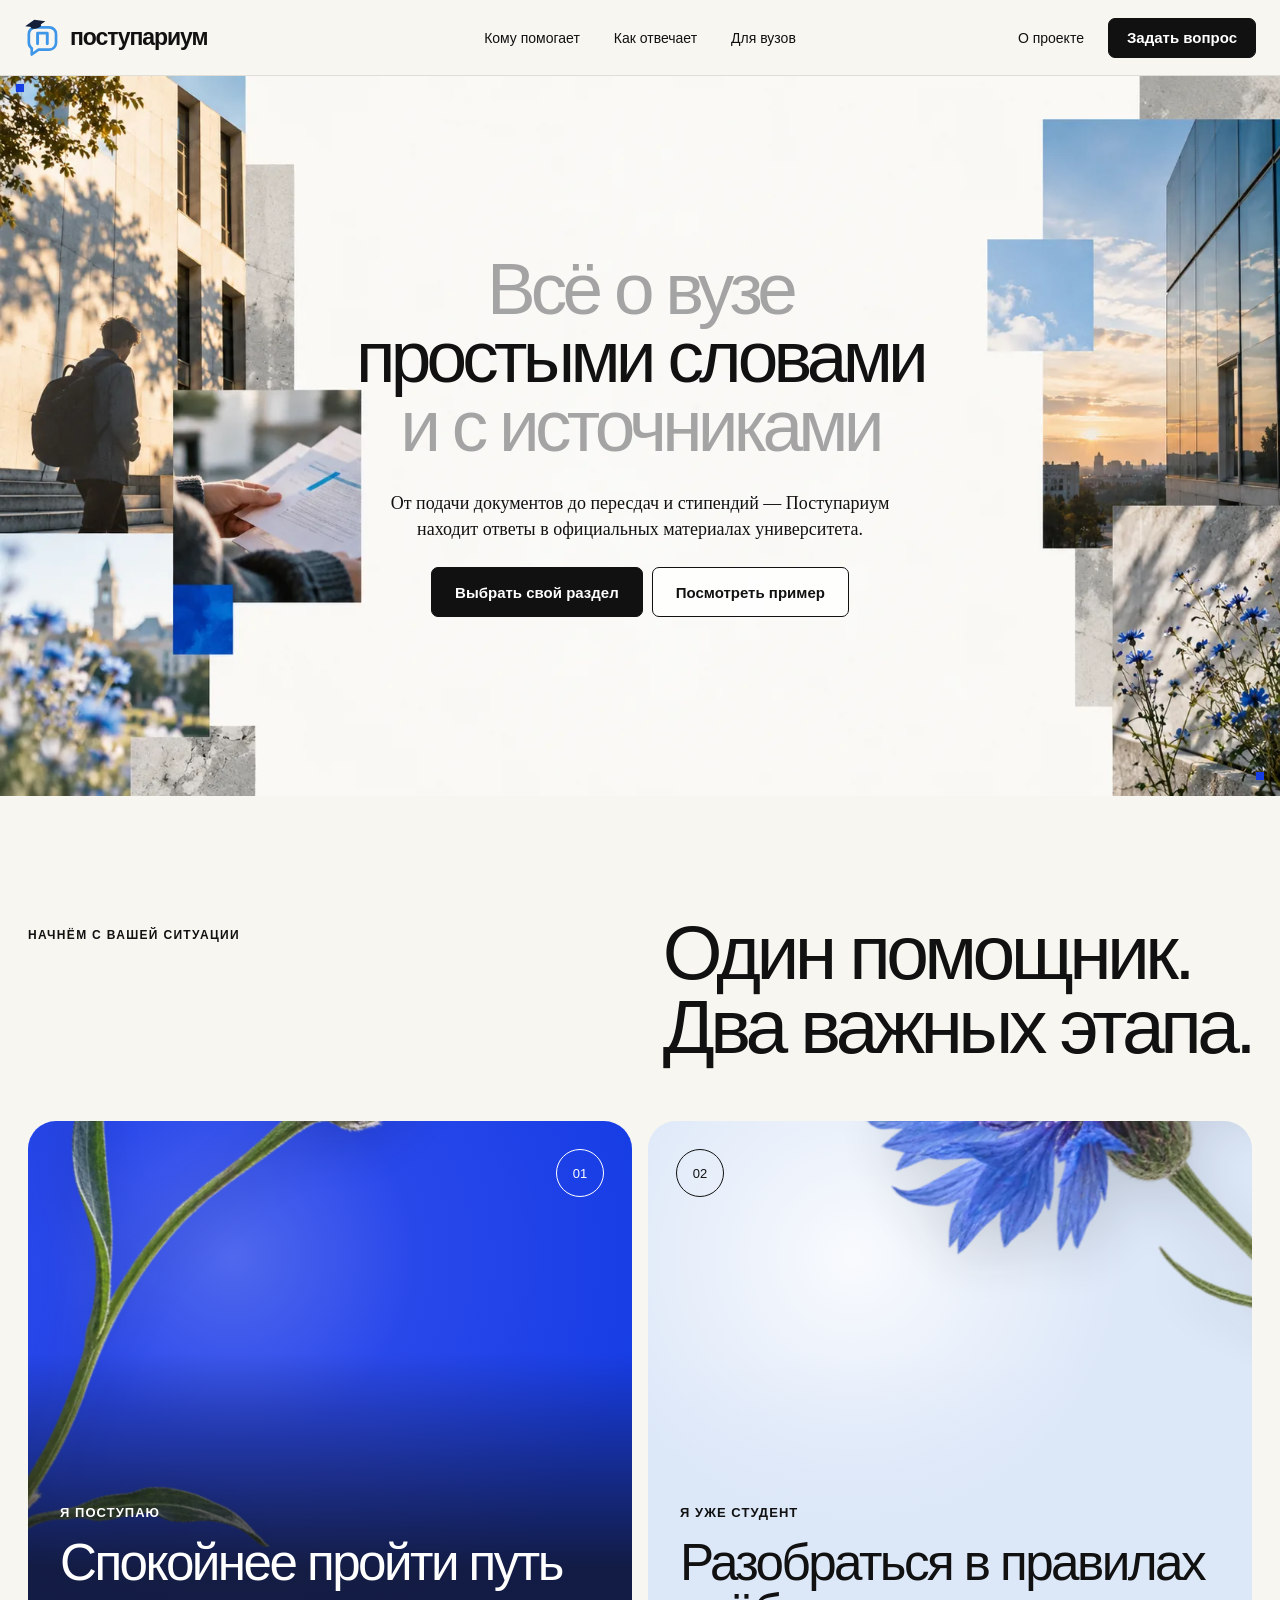
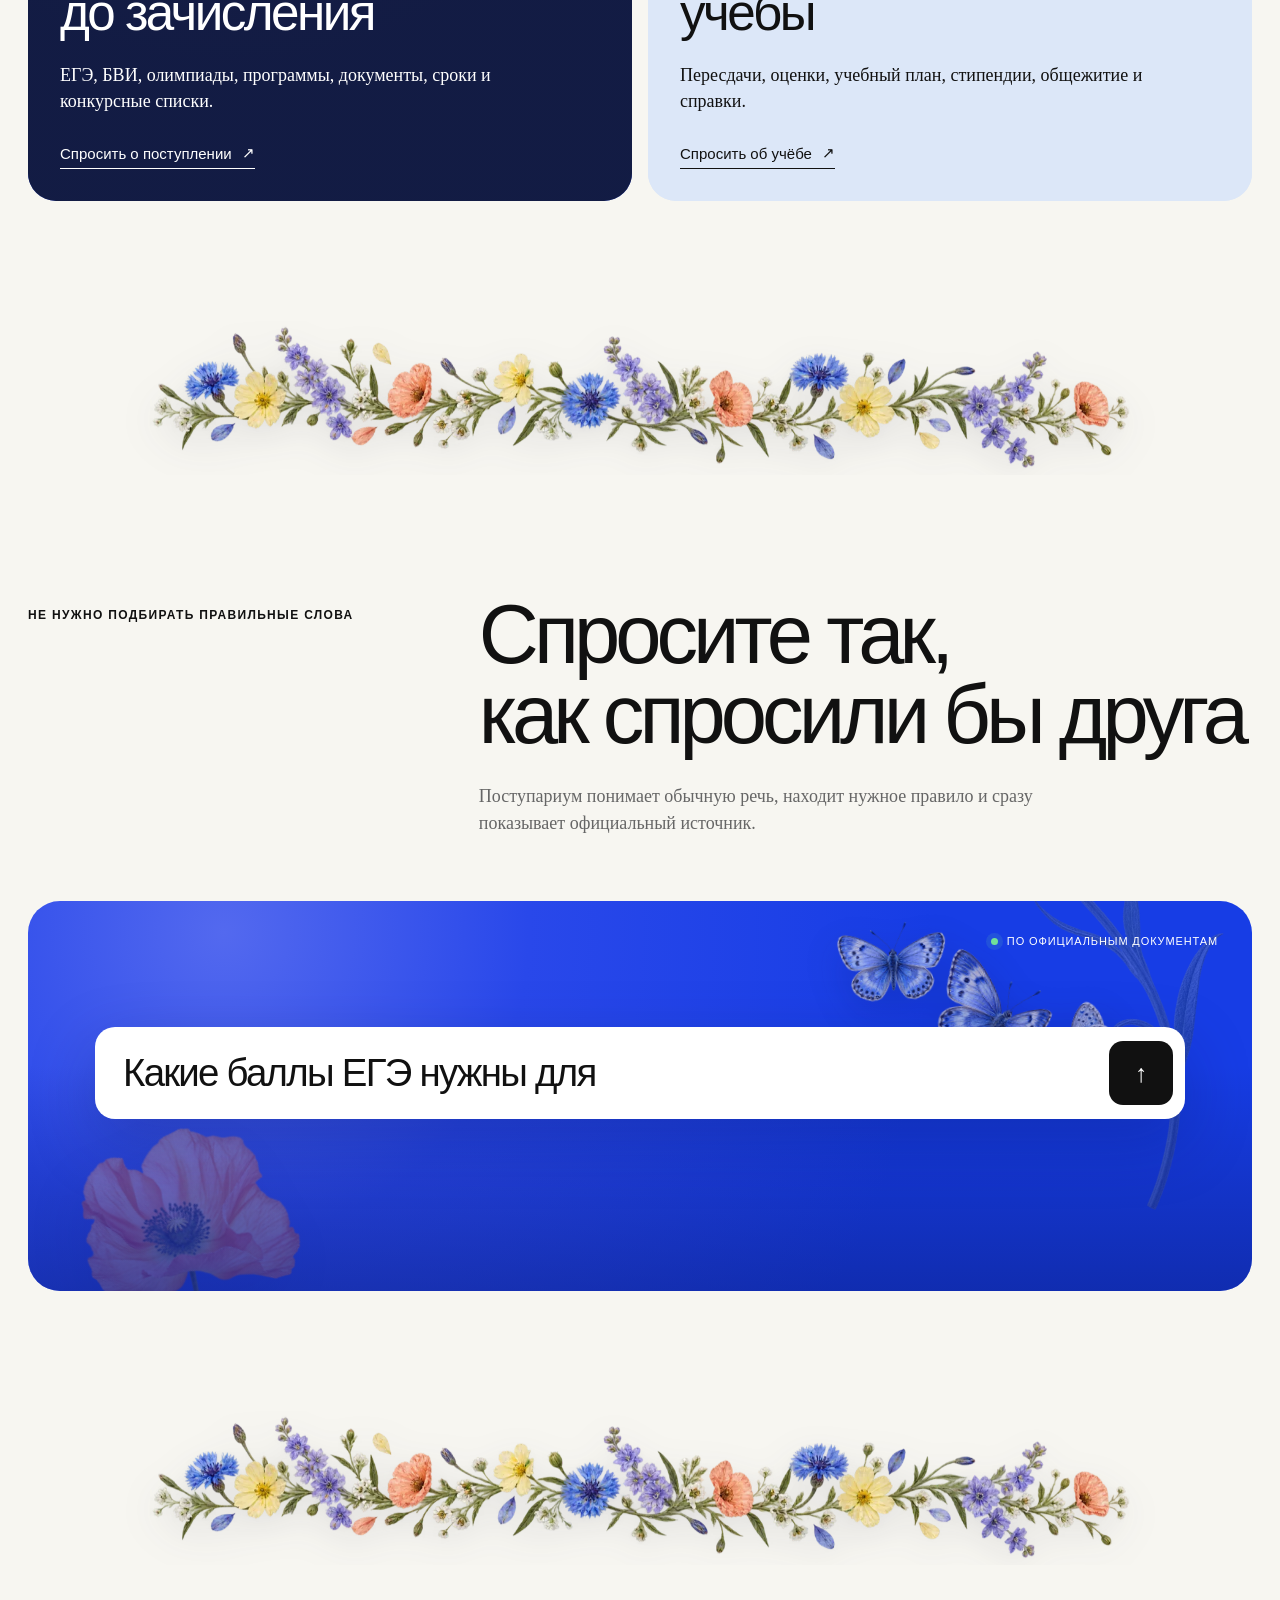
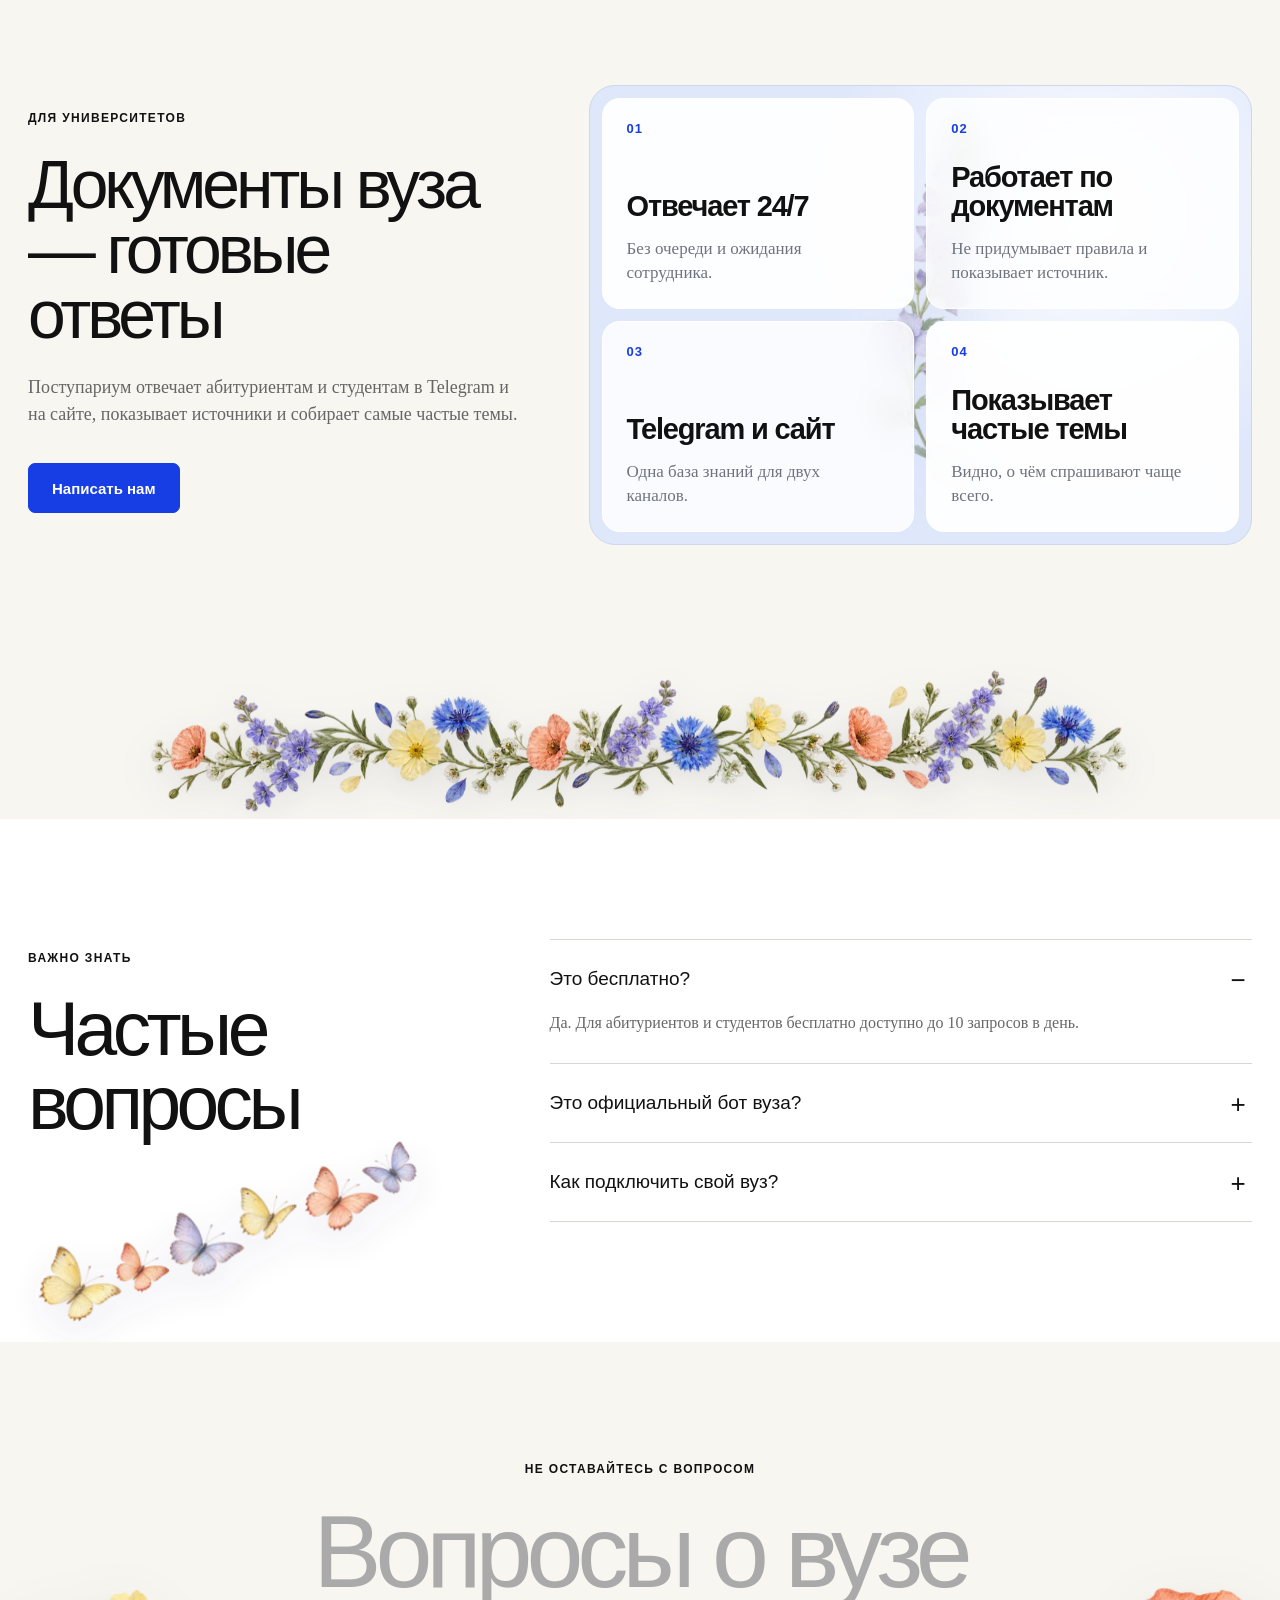
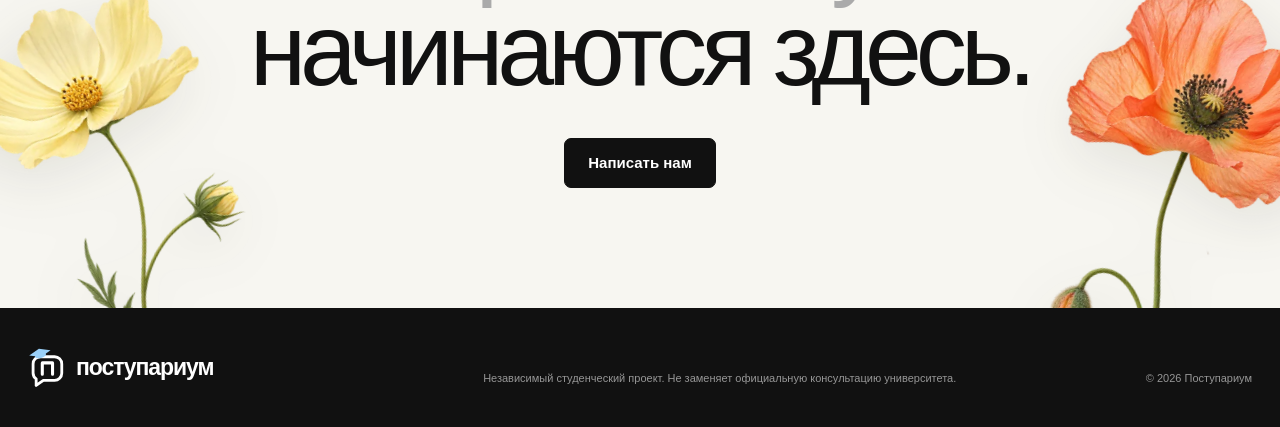
<file: index.html>
<!doctype html>
<html lang="ru">
  <head>
    <meta charset="UTF-8" />
    <meta name="viewport" content="width=device-width, initial-scale=1.0" />
    <meta name="description" content="Поступариум — помощник для абитуриентов и студентов с ответами на основе официальных документов университета." />
    <title>Поступариум — всё о вузе простыми словами</title>
    <link rel="icon" href="assets/postuparium-app-icon.svg" type="image/svg+xml" />
    <link rel="stylesheet" href="styles.css?v=4" />
  </head>
  <body>
    <header class="site-header">
      <a class="brand" href="#top" aria-label="Поступариум — на главную">
        <img class="brand-logo" src="assets/postuparium-mark.svg" alt="" />
        <span>поступариум</span>
      </a>

      <nav class="desktop-nav" aria-label="Основная навигация">
        <a href="#audiences">Кому помогает</a>
        <a href="#demo">Как отвечает</a>
        <a href="#universities">Для вузов</a>
      </nav>

      <div class="header-actions">
        <a class="text-link" href="#about">О проекте</a>
        <a class="button button-dark button-small" href="#contact">Задать вопрос</a>
      </div>

      <button class="menu-button" type="button" aria-label="Открыть меню" aria-expanded="false">
        <span></span><span></span>
      </button>
    </header>

    <main id="top">
      <section class="hero" aria-labelledby="hero-title">
        <img class="hero-collage" src="assets/postuparium-hero-collage.webp" alt="Студент, университет, документы и утреннее небо" />
        <div class="hero-content">
          <h1 id="hero-title">
            <span>Всё о вузе</span>
            <strong>простыми словами</strong>
            <span>и с источниками</span>
          </h1>
          <p class="hero-copy">
            От подачи документов до пересдач и стипендий — Поступариум находит ответы
            в официальных материалах университета.
          </p>
          <div class="hero-actions">
            <a class="button button-dark" href="#audiences">Выбрать свой раздел</a>
            <a class="button button-light" href="#demo">Посмотреть пример</a>
          </div>
        </div>
      </section>

      <section class="audiences section" id="audiences">
        <div class="section-heading">
          <p class="eyebrow">Начнём с вашей ситуации</p>
          <h2>Один помощник. <br />Два важных этапа.</h2>
        </div>

        <div class="audience-grid">
          <article class="audience-card applicant-card">
            <img loading="lazy" decoding="async" class="audience-botanical audience-botanical-bud" src="assets/cornflower-bud.webp" alt="" />
            <div class="card-number">01</div>
            <div class="card-content">
              <p class="card-kicker">Я поступаю</p>
              <h3>Спокойнее пройти путь до зачисления</h3>
              <p>ЕГЭ, БВИ, олимпиады, программы, документы, сроки и конкурсные списки.</p>
              <a class="arrow-link" href="#demo">Спросить о поступлении <span>↗</span></a>
            </div>
          </article>

          <article class="audience-card student-card">
            <img loading="lazy" decoding="async" class="audience-botanical audience-botanical-open" src="assets/cornflower-open.webp" alt="" />
            <div class="card-number">02</div>
            <div class="card-content">
              <p class="card-kicker">Я уже студент</p>
              <h3>Разобраться в правилах учёбы</h3>
              <p>Пересдачи, оценки, учебный план, стипендии, общежитие и справки.</p>
              <a class="arrow-link" href="#demo">Спросить об учёбе <span>↗</span></a>
            </div>
          </article>
        </div>
      </section>

      <div class="botanical-divider" id="divider-audiences" aria-hidden="true">
        <img loading="lazy" decoding="async" class="floral-divider-image" src="assets/floral-divider.webp" alt="" />
      </div>

      <section class="demo section" id="demo">
        <div class="demo-heading">
          <img loading="lazy" decoding="async" class="demo-heading-butterfly" src="assets/butterfly-demo-left.webp" alt="" />
          <p class="eyebrow">Не нужно подбирать правильные слова</p>
          <div class="demo-title">
            <h2>Спросите так, <br />как спросили бы друга</h2>
            <p>Поступариум понимает обычную речь, находит нужное правило и сразу показывает официальный источник.</p>
          </div>
        </div>

        <div class="question-canvas">
          <img loading="lazy" decoding="async" class="question-flower" src="assets/cornflower-open.webp" alt="" />
          <img loading="lazy" decoding="async" class="question-flower-left" src="assets/poppy-coral.webp" alt="" />
          <img loading="lazy" decoding="async" class="question-butterflies" src="assets/blue-butterflies.webp" alt="" />
          <div class="question-canvas-top">
            <span><i></i> По официальным документам</span>
          </div>

          <form class="smart-question-form" id="smart-question-form">
            <label class="visually-hidden" for="smart-question-input">Ваш вопрос о поступлении или учёбе</label>
            <input id="smart-question-input" type="text" autocomplete="off" spellcheck="false" />
            <button type="submit" aria-label="Задать вопрос">↑</button>
          </form>

          <div class="quick-answer" id="quick-answer" aria-live="polite" hidden>
            <div class="answer-mark"><img src="assets/postuparium-mark-white.svg" alt="" /></div>
            <div class="answer-copy">
              <span>Короткий ответ</span>
              <p id="quick-answer-text">Для подтверждения БВИ нужен установленный вузом балл ЕГЭ по профильному предмету. Точное значение зависит от олимпиады и программы.</p>
            </div>
            <div class="quick-source"><span id="quick-source-title">Правила приёма</span><small>Официальный источник</small></div>
          </div>
        </div>
      </section>

      <div class="botanical-divider" id="divider-demo" aria-hidden="true">
        <img loading="lazy" decoding="async" class="floral-divider-image" src="assets/floral-divider.webp" alt="" />
      </div>

      <section class="universities section" id="universities">
        <div class="university-panel">
          <div class="university-copy">
            <p class="eyebrow">Для университетов</p>
            <h2>Документы вуза — готовые ответы</h2>
            <p>Поступариум отвечает абитуриентам и студентам в Telegram и на сайте, показывает источники и собирает самые частые темы.</p>
            <a class="button university-button" href="#contact">Написать нам</a>
          </div>

          <div class="university-benefits">
            <img loading="lazy" decoding="async" class="university-flower university-flower-lilac" src="assets/delphinium-lilac.webp" alt="" />

            <article>
              <span>01</span>
              <strong>Отвечает 24/7</strong>
              <p>Без очереди и ожидания сотрудника.</p>
            </article>
            <article>
              <span>02</span>
              <strong>Работает по документам</strong>
              <p>Не придумывает правила и показывает источник.</p>
            </article>
            <article>
              <span>03</span>
              <strong>Telegram и сайт</strong>
              <p>Одна база знаний для двух каналов.</p>
            </article>
            <article>
              <span>04</span>
              <strong>Показывает частые темы</strong>
              <p>Видно, о чём спрашивают чаще всего.</p>
            </article>
          </div>

        </div>
      </section>

      <div class="botanical-divider botanical-divider-reverse" id="divider-universities" aria-hidden="true">
        <img loading="lazy" decoding="async" class="floral-divider-image" src="assets/floral-divider.webp" alt="" />
      </div>

      <section class="faq section" id="about">
        <img loading="lazy" decoding="async" class="faq-butterflies" src="assets/butterflies-multicolor.webp" alt="" />
        <div class="section-heading narrow">
          <p class="eyebrow">Важно знать</p>
          <h2>Частые вопросы</h2>
        </div>
        <div class="faq-list">
          <details open>
            <summary>Это бесплатно?<span aria-hidden="true"></span></summary>
            <p>Да. Для абитуриентов и студентов бесплатно доступно до 10 запросов в день.</p>
          </details>
          <details>
            <summary>Это официальный бот вуза?<span aria-hidden="true"></span></summary>
            <p>Поступариум — независимый проект. Он отвечает по официальным документам вуза, но не заменяет приёмную комиссию.</p>
          </details>
          <details>
            <summary>Как подключить свой вуз?<span aria-hidden="true"></span></summary>
            <p>Оставьте заявку в разделе «Для университетов». Запуск нового факультета занимает до 7 дней.</p>
          </details>
        </div>
      </section>

      <section class="final-cta section" id="contact">
        <img loading="lazy" decoding="async" class="final-flower final-flower-yellow" src="assets/cosmos-yellow.webp" alt="" />
        <img loading="lazy" decoding="async" class="final-flower final-flower-coral" src="assets/poppy-coral.webp" alt="" />
        <p class="eyebrow">Не оставайтесь с вопросом</p>
        <h2><span>Вопросы о вузе</span><br /><strong>начинаются здесь.</strong></h2>
        <a class="button button-dark" href="https://t.me/lesha_hse" target="_blank" rel="noopener noreferrer">Написать нам</a>
      </section>
    </main>

    <footer>
      <a class="brand brand-footer" href="#top"><img class="brand-logo" src="assets/postuparium-mark-white.svg" alt="" /><span>поступариум</span></a>
      <p>Независимый студенческий проект. Не заменяет официальную консультацию университета.</p>
      <p>© 2026 Поступариум</p>
    </footer>

    <div class="mobile-menu" hidden>
      <a href="#audiences">Кому помогает</a>
      <a href="#demo">Как отвечает</a>
      <a href="#universities">Для вузов</a>
      <a href="#about">О проекте</a>
      <a class="button button-dark mobile-menu-cta" href="#contact">Задать вопрос</a>
    </div>

    <script src="script.js?v=4"></script>
  </body>
</html>
</file>
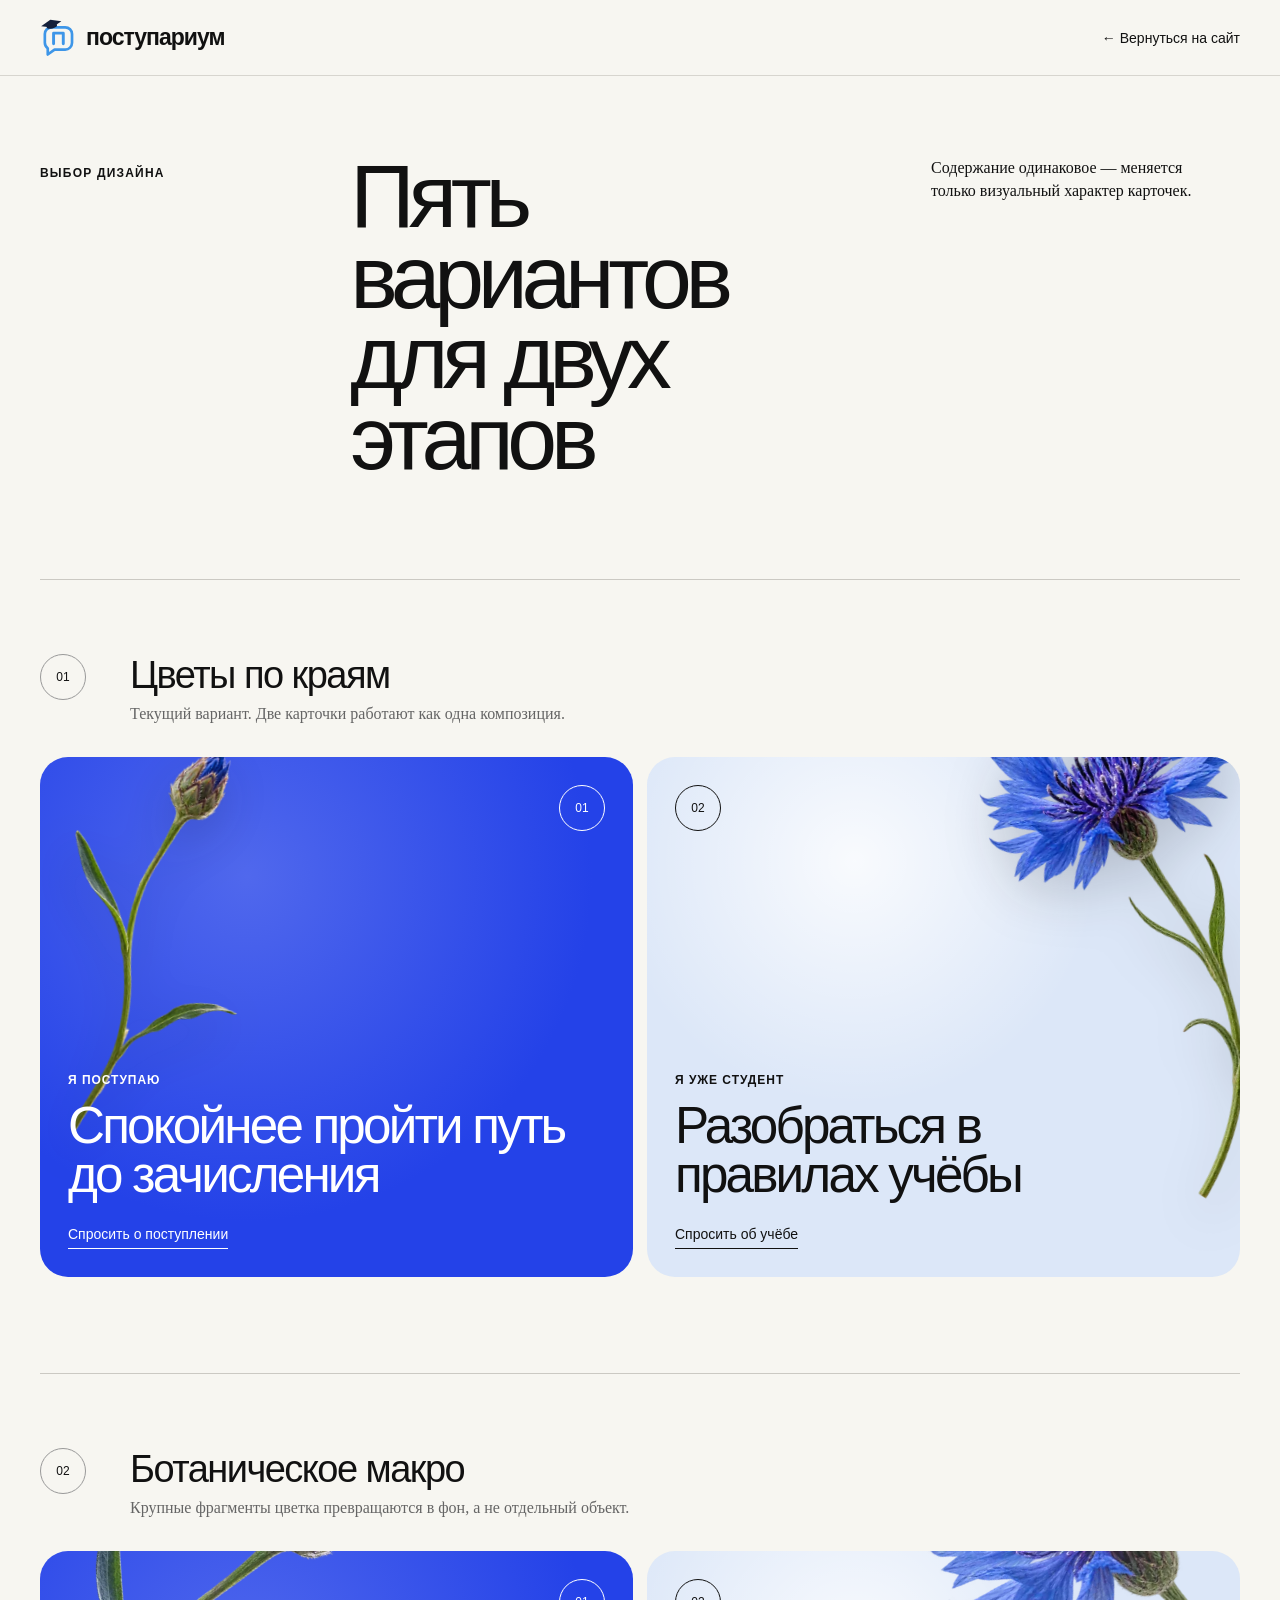
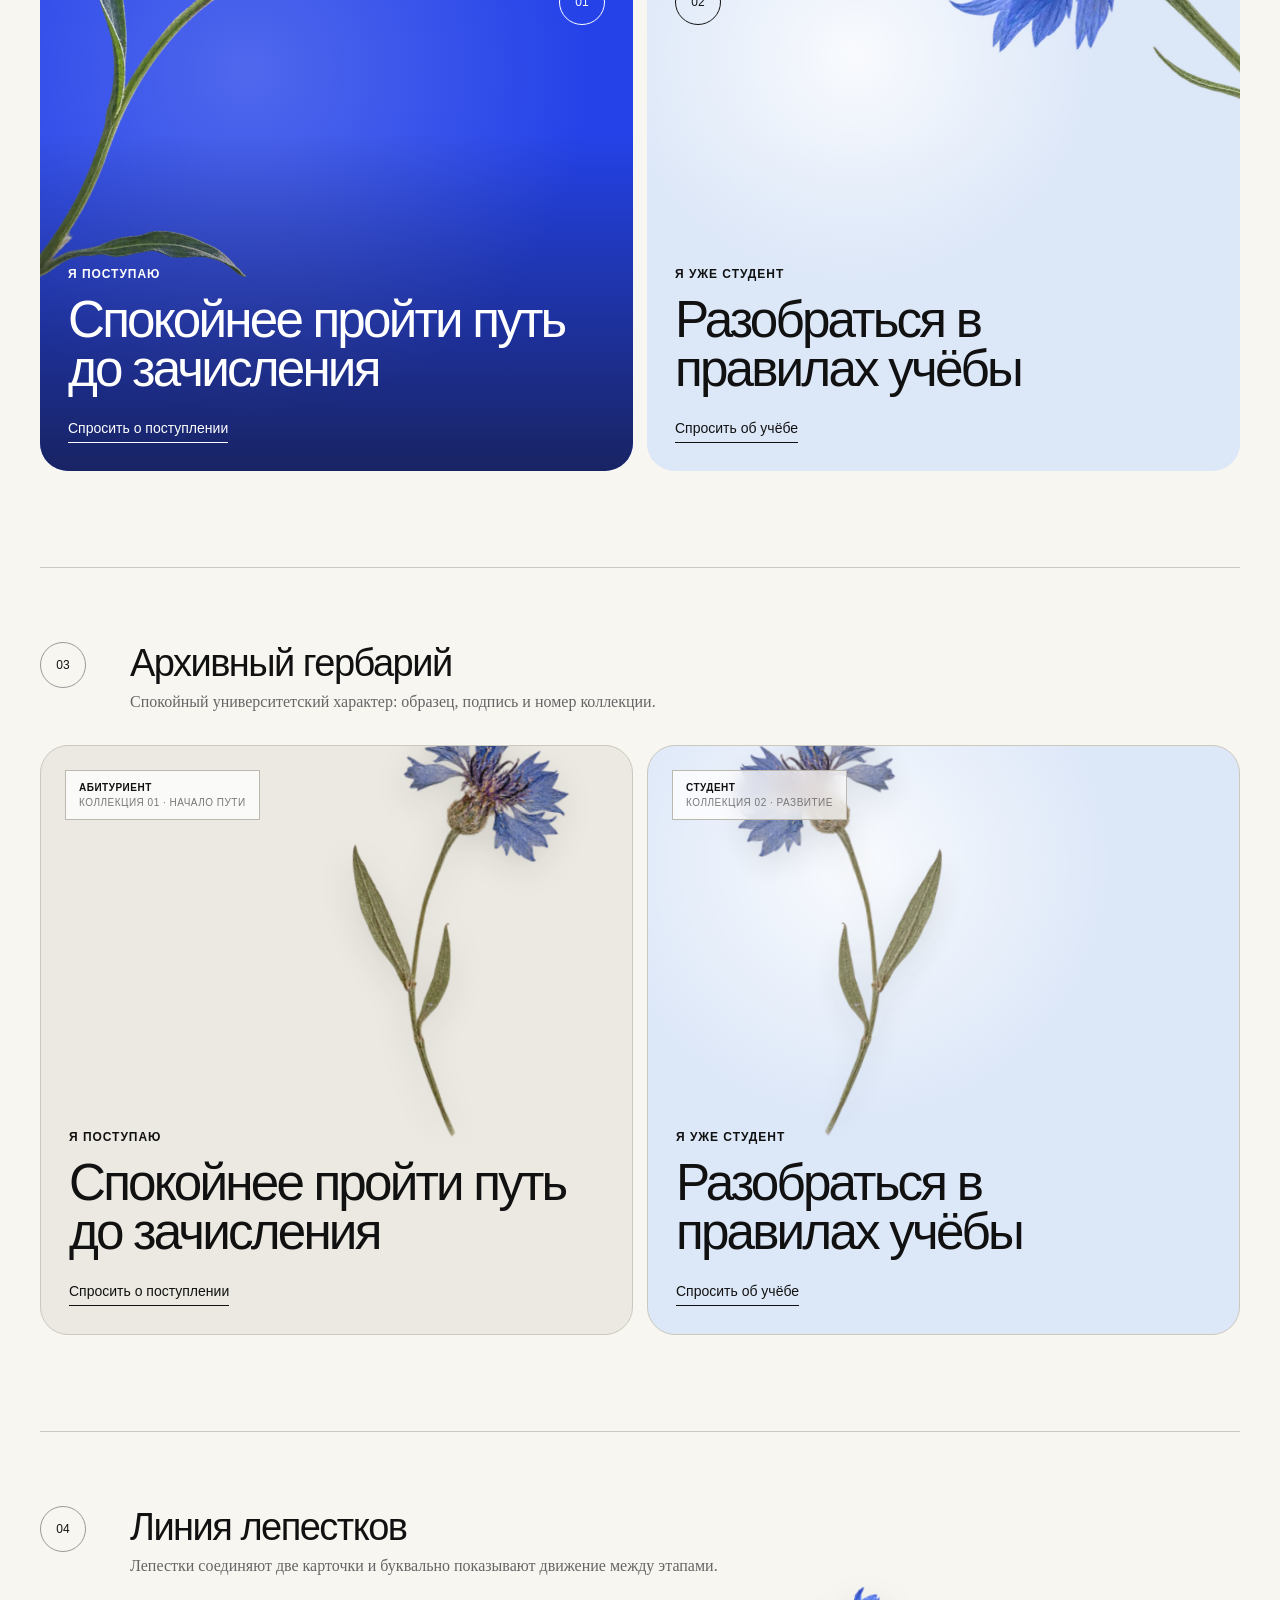
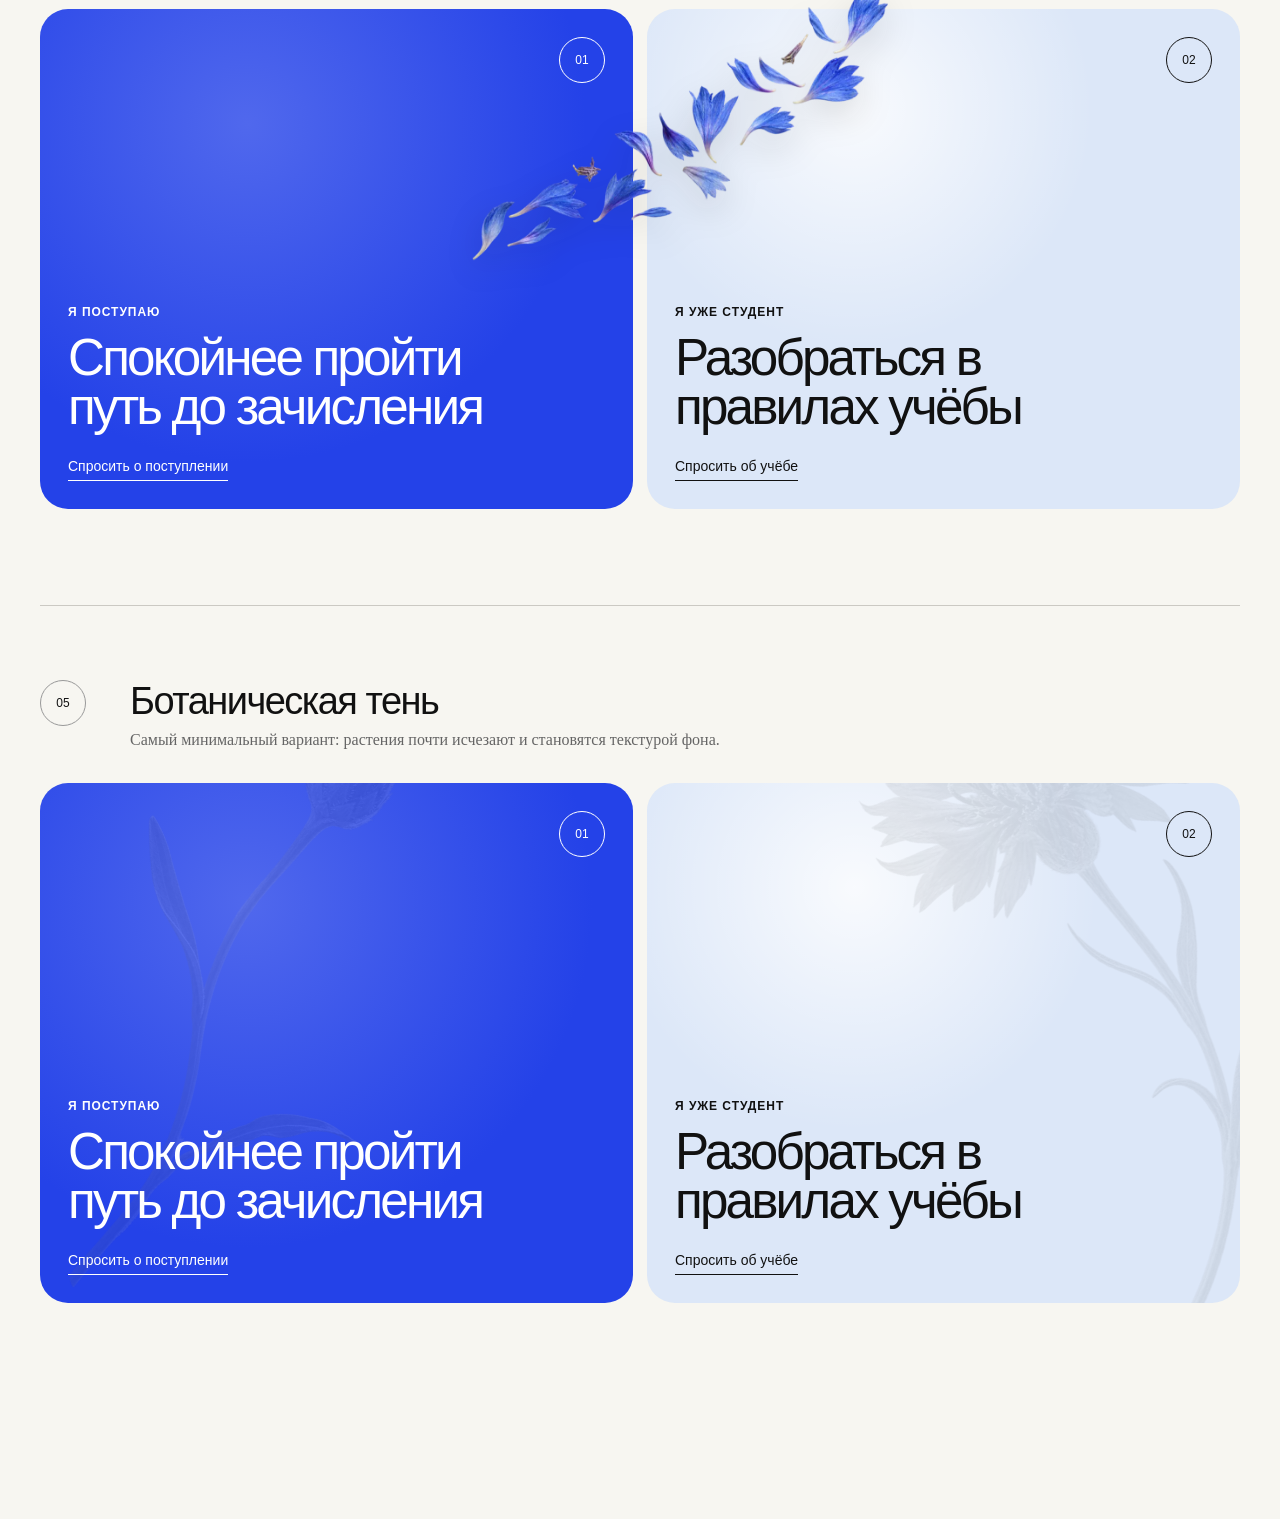
<file: audience-variants.html>
<!doctype html>
<html lang="ru">
  <head>
    <meta charset="UTF-8" />
    <meta name="viewport" content="width=device-width, initial-scale=1.0" />
    <title>Поступариум — варианты карточек</title>
    <link rel="icon" href="assets/postuparium-app-icon.svg" type="image/svg+xml" />
    <link rel="stylesheet" href="audience-variants.css" />
  </head>
  <body>
    <header>
      <a class="brand" href="index.html"><img src="assets/postuparium-mark.svg" alt="" /><span>поступариум</span></a>
      <a class="back" href="index.html#audiences">← Вернуться на сайт</a>
    </header>

    <main>
      <div class="intro">
        <p>Выбор дизайна</p>
        <h1>Пять вариантов<br />для двух этапов</h1>
        <span>Содержание одинаковое — меняется только визуальный характер карточек.</span>
      </div>

      <section class="concept concept-edge">
        <div class="concept-title"><span>01</span><div><h2>Цветы по краям</h2><p>Текущий вариант. Две карточки работают как одна композиция.</p></div></div>
        <div class="cards">
          <article class="card dark">
            <img loading="lazy" decoding="async" class="edge edge-bud" src="assets/cornflower-bud.webp" alt="" />
            <span class="num">01</span>
            <div class="copy"><small>Я поступаю</small><h3>Спокойнее пройти путь до зачисления</h3><a href="#">Спросить о поступлении</a></div>
          </article>
          <article class="card pale">
            <img loading="lazy" decoding="async" class="edge edge-open" src="assets/cornflower-open.webp" alt="" />
            <span class="num left">02</span>
            <div class="copy"><small>Я уже студент</small><h3>Разобраться в правилах учёбы</h3><a href="#">Спросить об учёбе</a></div>
          </article>
        </div>
      </section>

      <section class="concept concept-macro">
        <div class="concept-title"><span>02</span><div><h2>Ботаническое макро</h2><p>Крупные фрагменты цветка превращаются в фон, а не отдельный объект.</p></div></div>
        <div class="cards">
          <article class="card dark">
            <img loading="lazy" decoding="async" class="macro macro-bud" src="assets/cornflower-bud.webp" alt="" />
            <span class="num">01</span>
            <div class="copy"><small>Я поступаю</small><h3>Спокойнее пройти путь до зачисления</h3><a href="#">Спросить о поступлении</a></div>
          </article>
          <article class="card pale">
            <img loading="lazy" decoding="async" class="macro macro-open" src="assets/cornflower-open.webp" alt="" />
            <span class="num">02</span>
            <div class="copy"><small>Я уже студент</small><h3>Разобраться в правилах учёбы</h3><a href="#">Спросить об учёбе</a></div>
          </article>
        </div>
      </section>

      <section class="concept concept-archive">
        <div class="concept-title"><span>03</span><div><h2>Архивный гербарий</h2><p>Спокойный университетский характер: образец, подпись и номер коллекции.</p></div></div>
        <div class="cards">
          <article class="card archive-card warm">
            <div class="archive-label"><b>Абитуриент</b><span>коллекция 01 · начало пути</span></div>
            <img loading="lazy" decoding="async" class="pressed first" src="assets/cornflower-pressed.webp" alt="" />
            <div class="copy"><small>Я поступаю</small><h3>Спокойнее пройти путь до зачисления</h3><a href="#">Спросить о поступлении</a></div>
          </article>
          <article class="card archive-card pale">
            <div class="archive-label"><b>Студент</b><span>коллекция 02 · развитие</span></div>
            <img loading="lazy" decoding="async" class="pressed second" src="assets/cornflower-pressed.webp" alt="" />
            <div class="copy"><small>Я уже студент</small><h3>Разобраться в правилах учёбы</h3><a href="#">Спросить об учёбе</a></div>
          </article>
        </div>
      </section>

      <section class="concept concept-petals">
        <div class="concept-title"><span>04</span><div><h2>Линия лепестков</h2><p>Лепестки соединяют две карточки и буквально показывают движение между этапами.</p></div></div>
        <div class="cards petal-cards">
          <img loading="lazy" decoding="async" class="petal-trail" src="assets/cornflower-petals.webp" alt="" />
          <article class="card dark">
            <span class="num">01</span>
            <div class="copy"><small>Я поступаю</small><h3>Спокойнее пройти путь до зачисления</h3><a href="#">Спросить о поступлении</a></div>
          </article>
          <article class="card pale">
            <span class="num">02</span>
            <div class="copy"><small>Я уже студент</small><h3>Разобраться в правилах учёбы</h3><a href="#">Спросить об учёбе</a></div>
          </article>
        </div>
      </section>

      <section class="concept concept-shadow">
        <div class="concept-title"><span>05</span><div><h2>Ботаническая тень</h2><p>Самый минимальный вариант: растения почти исчезают и становятся текстурой фона.</p></div></div>
        <div class="cards">
          <article class="card dark shadow-card">
            <img loading="lazy" decoding="async" class="shadow shadow-bud" src="assets/cornflower-bud.webp" alt="" />
            <span class="num">01</span>
            <div class="copy"><small>Я поступаю</small><h3>Спокойнее пройти путь до зачисления</h3><a href="#">Спросить о поступлении</a></div>
          </article>
          <article class="card pale shadow-card">
            <img loading="lazy" decoding="async" class="shadow shadow-open" src="assets/cornflower-open.webp" alt="" />
            <span class="num">02</span>
            <div class="copy"><small>Я уже студент</small><h3>Разобраться в правилах учёбы</h3><a href="#">Спросить об учёбе</a></div>
          </article>
        </div>
      </section>
    </main>
  </body>
</html>
</file>
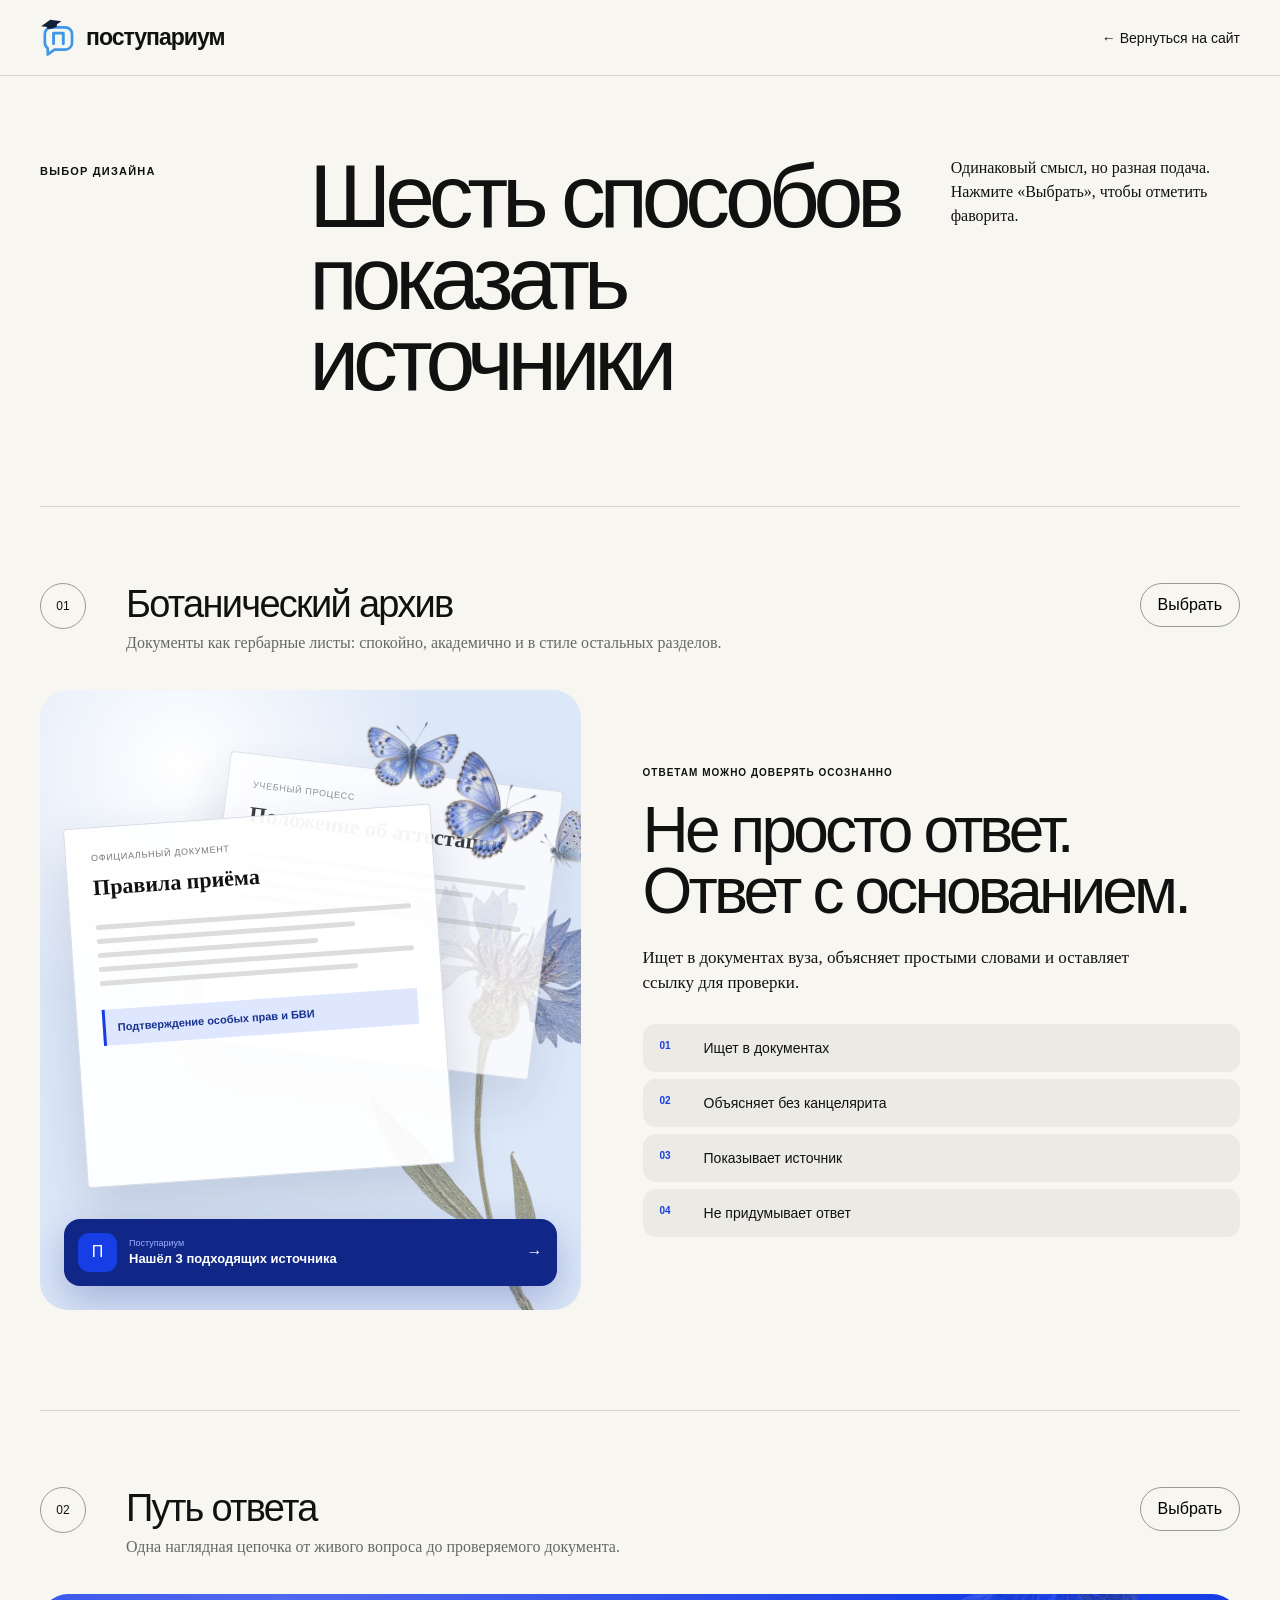
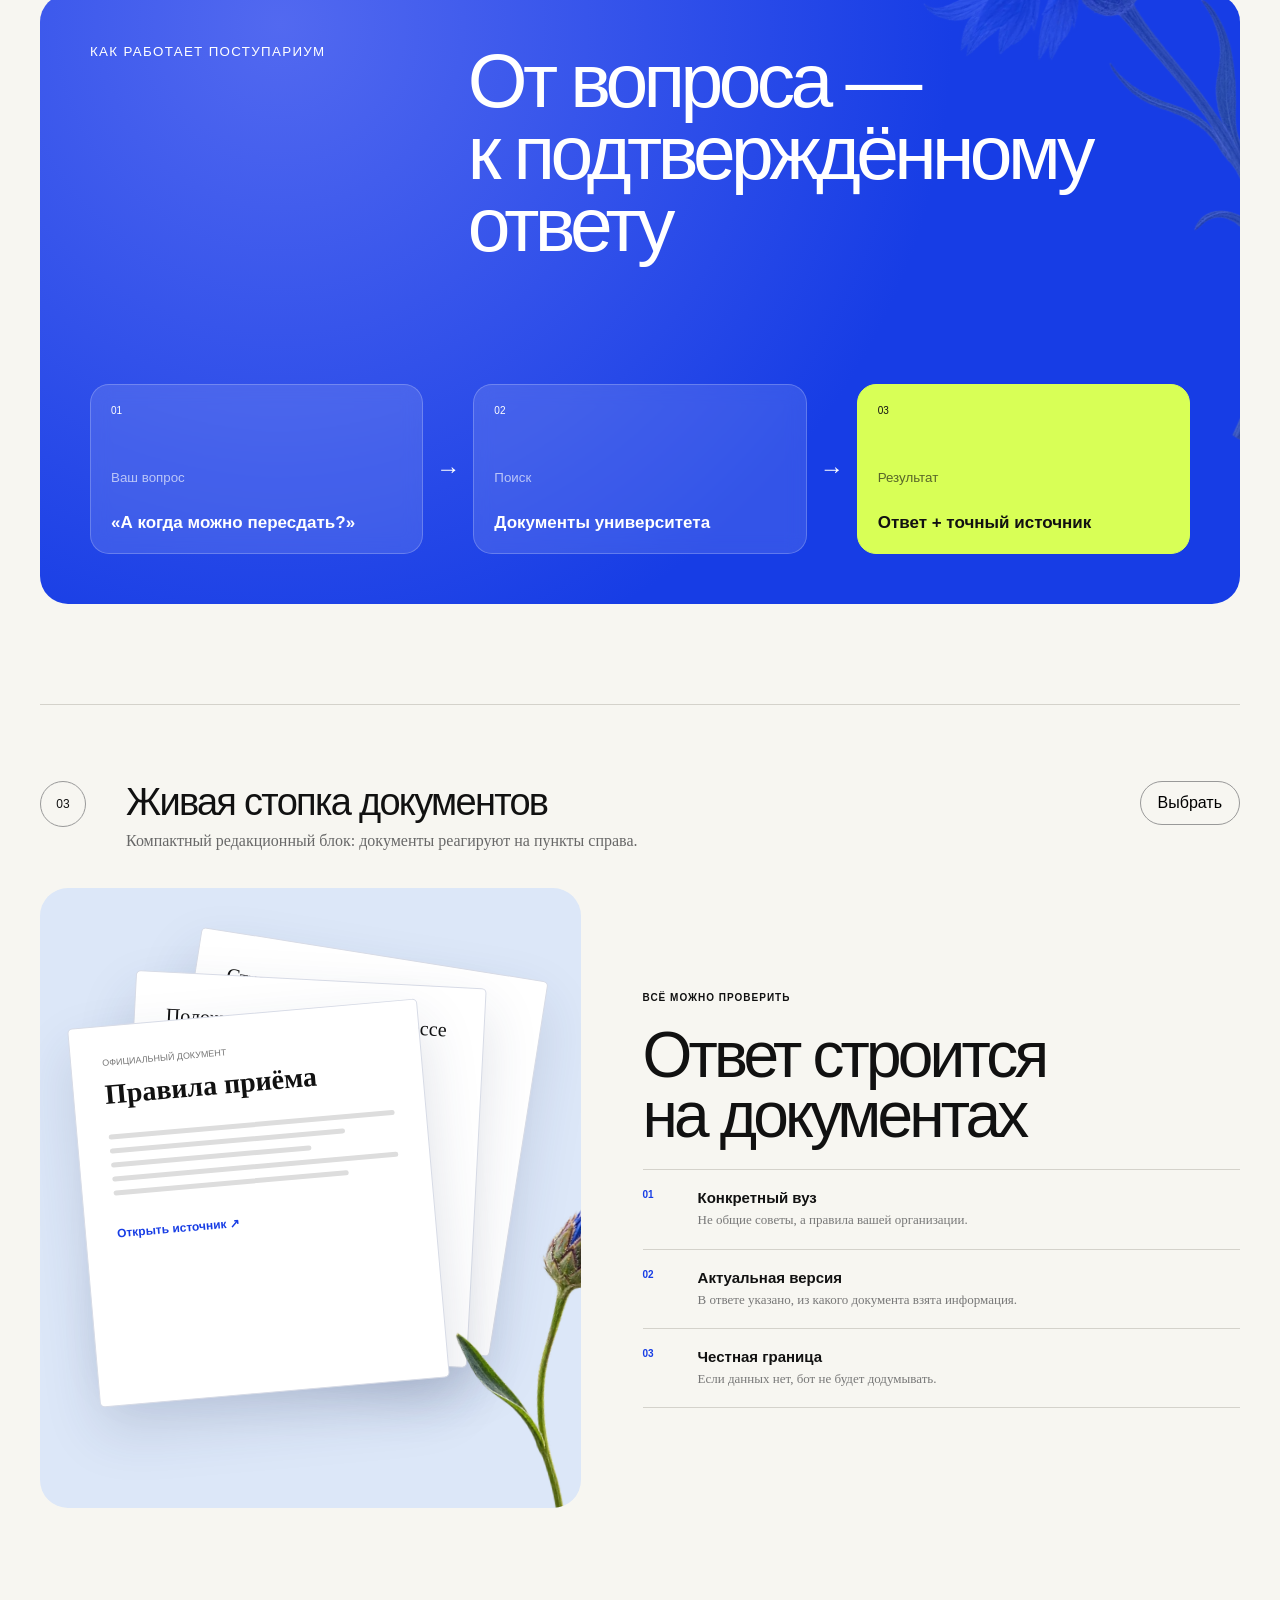
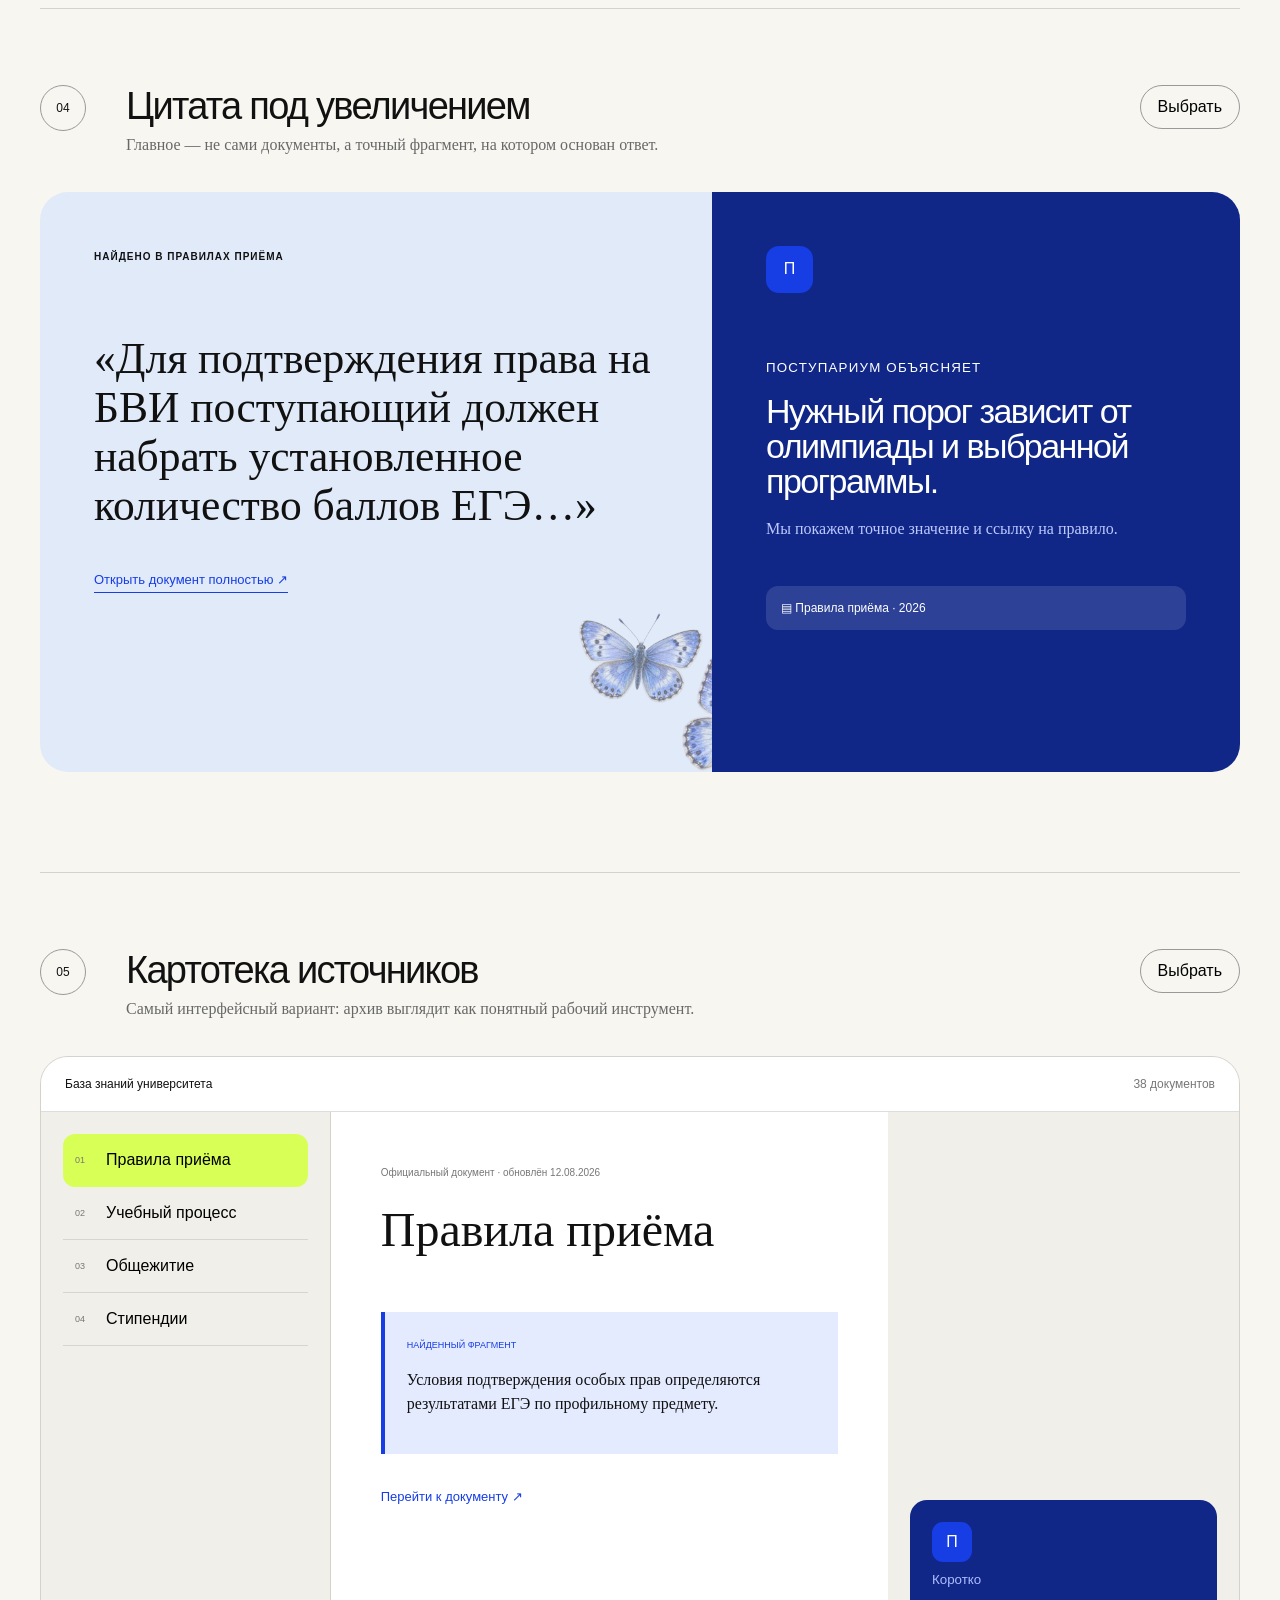
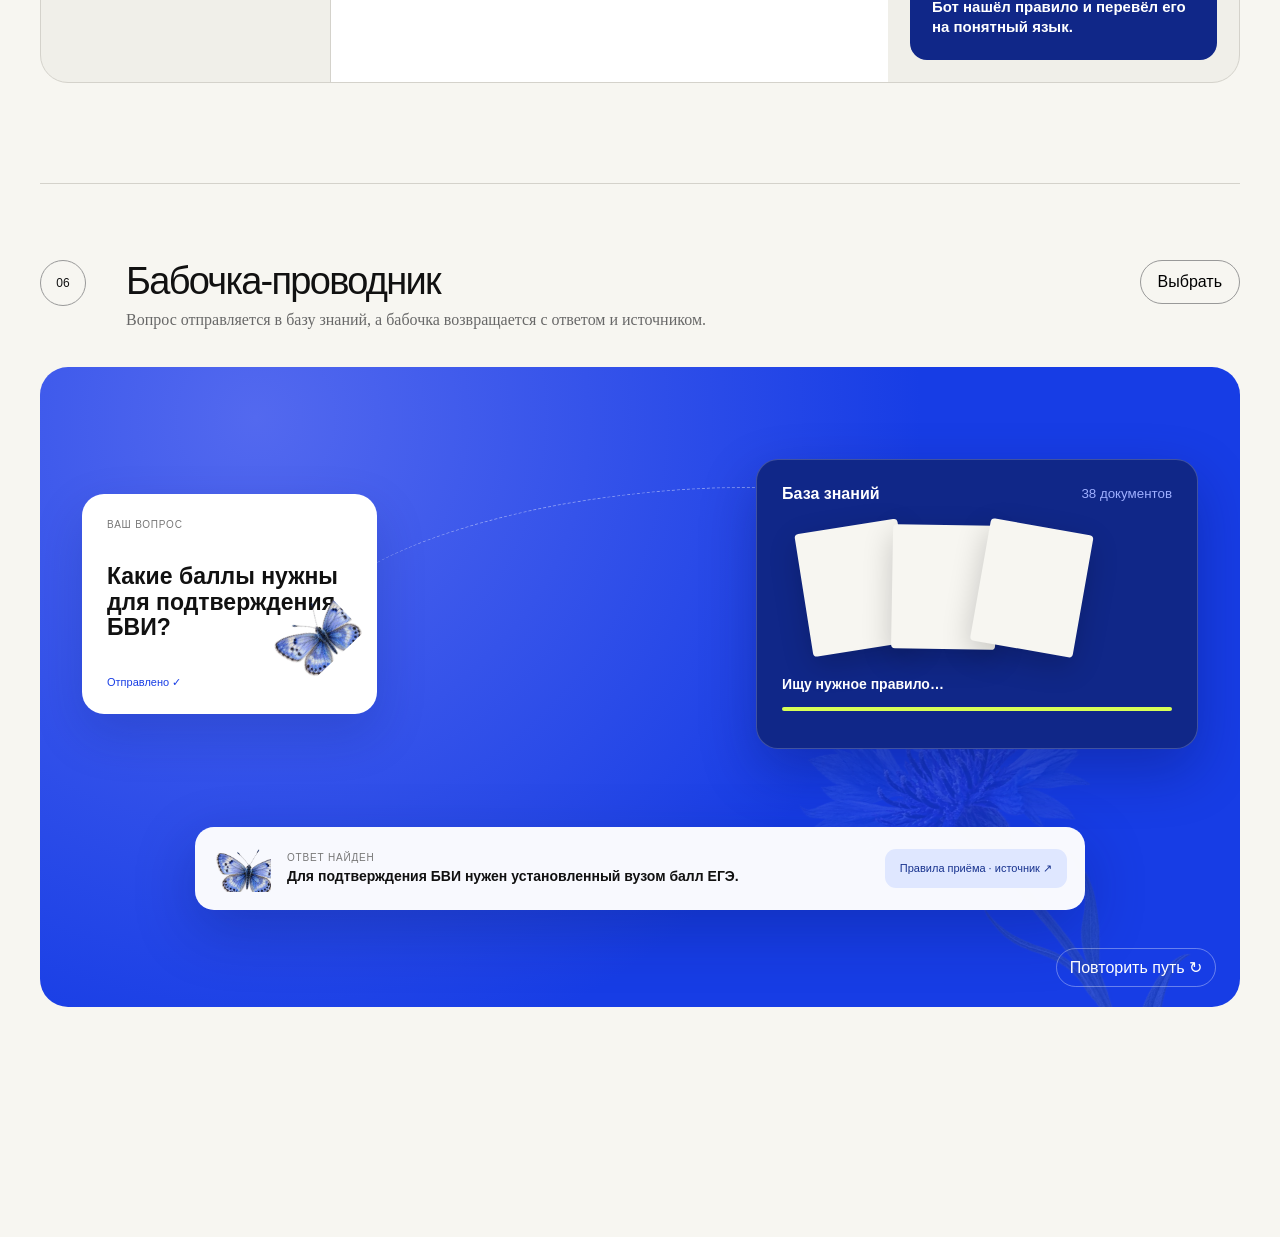
<file: source-variants.html>
<!doctype html>
<html lang="ru">
  <head>
    <meta charset="UTF-8" />
    <meta name="viewport" content="width=device-width, initial-scale=1.0" />
    <title>Поступариум — варианты раздела об источниках</title>
    <link rel="icon" href="assets/postuparium-app-icon.svg" type="image/svg+xml" />
    <link rel="stylesheet" href="source-variants.css" />
  </head>
  <body>
    <header>
      <a class="brand" href="index.html"><img src="assets/postuparium-mark.svg" alt="" /><span>поступариум</span></a>
      <a class="back" href="index.html#source">← Вернуться на сайт</a>
    </header>

    <main>
      <section class="intro">
        <p>Выбор дизайна</p>
        <h1>Шесть способов<br />показать источники</h1>
        <span>Одинаковый смысл, но разная подача. Нажмите «Выбрать», чтобы отметить фаворита.</span>
      </section>

      <section class="concept" id="variant-1">
        <div class="concept-head"><span>01</span><div><h2>Ботанический архив</h2><p>Документы как гербарные листы: спокойно, академично и в стиле остальных разделов.</p></div><button data-choice="01">Выбрать</button></div>
        <div class="split-layout">
          <div class="archive-board">
            <img loading="lazy" decoding="async" class="pressed" src="assets/cornflower-pressed.webp" alt="" />
            <img loading="lazy" decoding="async" class="butterflies" src="assets/blue-butterflies.webp" alt="" />
            <div class="paper paper-back"><small>Учебный процесс</small><strong>Положение об аттестации</strong><div class="lines"><i></i><i></i><i></i><i></i></div></div>
            <div class="paper paper-front"><small>Официальный документ</small><strong>Правила приёма</strong><div class="lines"><i></i><i></i><i></i><i></i><i></i></div><b>Подтверждение особых прав и БВИ</b></div>
            <div class="found"><span>П</span><div><small>Поступариум</small><strong>Нашёл 3 подходящих источника</strong></div><b>→</b></div>
          </div>
          <div class="copy"><small>Ответам можно доверять осознанно</small><h3>Не просто ответ.<br />Ответ с основанием.</h3><p>Ищет в документах вуза, объясняет простыми словами и оставляет ссылку для проверки.</p><ol class="feature-list"><li><span>01</span>Ищет в документах</li><li><span>02</span>Объясняет без канцелярита</li><li><span>03</span>Показывает источник</li><li><span>04</span>Не придумывает ответ</li></ol></div>
        </div>
      </section>

      <section class="concept" id="variant-2">
        <div class="concept-head"><span>02</span><div><h2>Путь ответа</h2><p>Одна наглядная цепочка от живого вопроса до проверяемого документа.</p></div><button data-choice="02">Выбрать</button></div>
        <div class="journey-card">
          <img loading="lazy" decoding="async" class="journey-flower" src="assets/cornflower-open.webp" alt="" />
          <div class="journey-top"><small>Как работает Поступариум</small><h3>От вопроса —<br />к подтверждённому ответу</h3></div>
          <div class="journey-steps">
            <article><span>01</span><small>Ваш вопрос</small><strong>«А когда можно пересдать?»</strong></article>
            <i>→</i>
            <article><span>02</span><small>Поиск</small><strong>Документы университета</strong></article>
            <i>→</i>
            <article class="active"><span>03</span><small>Результат</small><strong>Ответ + точный источник</strong></article>
          </div>
        </div>
      </section>

      <section class="concept" id="variant-3">
        <div class="concept-head"><span>03</span><div><h2>Живая стопка документов</h2><p>Компактный редакционный блок: документы реагируют на пункты справа.</p></div><button data-choice="03">Выбрать</button></div>
        <div class="stack-layout">
          <div class="document-stack">
            <div class="stack-sheet sheet-three">Стипендии и материальная помощь</div>
            <div class="stack-sheet sheet-two">Положение об учебном процессе</div>
            <div class="stack-sheet sheet-one"><small>Официальный документ</small><strong>Правила приёма</strong><div class="lines"><i></i><i></i><i></i><i></i><i></i></div><a href="#">Открыть источник ↗</a></div>
            <img loading="lazy" decoding="async" src="assets/cornflower-bud.webp" alt="" />
          </div>
          <div class="stack-copy"><small>Всё можно проверить</small><h3>Ответ строится<br />на документах</h3><div class="stack-features"><article><span>01</span><div><strong>Конкретный вуз</strong><p>Не общие советы, а правила вашей организации.</p></div></article><article><span>02</span><div><strong>Актуальная версия</strong><p>В ответе указано, из какого документа взята информация.</p></div></article><article><span>03</span><div><strong>Честная граница</strong><p>Если данных нет, бот не будет додумывать.</p></div></article></div></div>
        </div>
      </section>

      <section class="concept" id="variant-4">
        <div class="concept-head"><span>04</span><div><h2>Цитата под увеличением</h2><p>Главное — не сами документы, а точный фрагмент, на котором основан ответ.</p></div><button data-choice="04">Выбрать</button></div>
        <div class="quote-stage">
          <div class="quote-copy"><small>Найдено в правилах приёма</small><blockquote>«Для подтверждения права на БВИ поступающий должен набрать установленное количество баллов ЕГЭ…»</blockquote><a href="#">Открыть документ полностью ↗</a></div>
          <div class="quote-answer"><span class="mini-logo">П</span><small>Поступариум объясняет</small><h3>Нужный порог зависит от олимпиады и выбранной программы.</h3><p>Мы покажем точное значение и ссылку на правило.</p><div class="source-pill">▤ Правила приёма · 2026</div></div>
          <img loading="lazy" decoding="async" src="assets/blue-butterflies.webp" alt="" />
        </div>
      </section>

      <section class="concept" id="variant-5">
        <div class="concept-head"><span>05</span><div><h2>Картотека источников</h2><p>Самый интерфейсный вариант: архив выглядит как понятный рабочий инструмент.</p></div><button data-choice="05">Выбрать</button></div>
        <div class="catalogue">
          <div class="catalogue-bar"><span>База знаний университета</span><span>38 документов</span></div>
          <div class="catalogue-body">
            <aside><button class="selected"><span>01</span>Правила приёма</button><button><span>02</span>Учебный процесс</button><button><span>03</span>Общежитие</button><button><span>04</span>Стипендии</button></aside>
            <div class="catalogue-document"><small>Официальный документ · обновлён 12.08.2026</small><h3>Правила приёма</h3><div class="excerpt"><span>Найденный фрагмент</span><p>Условия подтверждения особых прав определяются результатами ЕГЭ по профильному предмету.</p></div><a href="#">Перейти к документу ↗</a></div>
            <div class="catalogue-answer"><span>П</span><small>Коротко</small><strong>Бот нашёл правило и перевёл его на понятный язык.</strong></div>
          </div>
        </div>
      </section>

      <section class="concept" id="variant-6">
        <div class="concept-head"><span>06</span><div><h2>Бабочка-проводник</h2><p>Вопрос отправляется в базу знаний, а бабочка возвращается с ответом и источником.</p></div><button data-choice="06">Выбрать</button></div>
        <div class="butterfly-search" id="butterfly-search">
          <div class="search-scene">
            <div class="question-node"><small>Ваш вопрос</small><strong>Какие баллы нужны<br />для подтверждения БВИ?</strong><span>Отправлено ✓</span></div>
            <div class="flight-track" aria-hidden="true"></div>
            <div class="flying-butterfly" aria-hidden="true"><img loading="lazy" decoding="async" src="assets/blue-butterflies.webp" alt="" /></div>
            <div class="knowledge-node">
              <div class="knowledge-head"><span>База знаний</span><small>38 документов</small></div>
              <div class="knowledge-papers"><i></i><i></i><i></i></div>
              <strong>Ищу нужное правило…</strong>
              <div class="search-progress"><i></i></div>
            </div>
          </div>
          <div class="return-answer">
            <span class="answer-butterfly"><img loading="lazy" decoding="async" src="assets/blue-butterflies.webp" alt="" /></span>
            <div><small>Ответ найден</small><strong>Для подтверждения БВИ нужен установленный вузом балл ЕГЭ.</strong></div>
            <a href="#">Правила приёма · источник ↗</a>
          </div>
          <button class="replay-search" type="button">Повторить путь ↻</button>
        </div>
      </section>
    </main>

    <div class="choice-toast" aria-live="polite" hidden>Выбран вариант <strong></strong></div>
    <script src="source-variants.js"></script>
  </body>
</html>
</file>
<file: styles.css>
:root {
  --ink: #111111;
  --muted: #979797;
  --line: #d8d6d0;
  --paper: #f7f6f1;
  --white: #ffffff;
  --blue: #173de5;
  --blue-dark: #0b238d;
  --sky: #dce7ff;
  --lime: #d8ff56;
  --radius: 28px;
}

* { box-sizing: border-box; }
html { scroll-behavior: smooth; }
html { overflow-x: hidden; }
body {
  margin: 0;
  color: var(--ink);
  background: var(--paper);
  font-family: Inter, "Helvetica Neue", Arial, sans-serif;
  -webkit-font-smoothing: antialiased;
  overflow-x: hidden;
}
img { max-width: 100%; }
.question-flower, .question-flower-left { max-width: none; }
a { color: inherit; text-decoration: none; }
button, input { font: inherit; }

.site-header {
  position: sticky;
  top: 0;
  z-index: 20;
  display: grid;
  grid-template-columns: 1fr auto 1fr;
  align-items: center;
  min-height: 76px;
  padding: 0 24px;
  background: rgba(247, 246, 241, .92);
  border-bottom: 1px solid rgba(17,17,17,.1);
  backdrop-filter: blur(12px);
}
.brand { display: inline-flex; align-items: center; gap: 9px; width: max-content; font-size: 23px; font-weight: 750; letter-spacing: -1.1px; }
.brand-logo { display: block; width: 37px; height: 37px; }
.desktop-nav { display: flex; gap: 34px; font-size: 14px; }
.desktop-nav a, .text-link { transition: opacity .2s ease; }
.desktop-nav a:hover, .text-link:hover { opacity: .55; }
.header-actions { justify-self: end; display: flex; align-items: center; gap: 24px; font-size: 14px; }

.button {
  display: inline-flex;
  align-items: center;
  justify-content: center;
  min-height: 50px;
  padding: 0 23px;
  border: 1px solid var(--ink);
  border-radius: 7px;
  font-size: 15px;
  font-weight: 560;
  transition: transform .2s ease, box-shadow .2s ease, background .2s ease;
}
.button:hover { transform: translateY(-2px); box-shadow: 0 8px 24px rgba(17,17,17,.12); }
.button-small { min-height: 40px; padding: 0 18px; }
.button-dark { color: white; background: var(--ink); }
.button-light { background: rgba(255,255,255,.82); }
.button-blue { color: white; background: var(--blue); border-color: var(--blue); }
.menu-button { display: none; padding: 10px; border: 0; background: none; }
.menu-button span { display: block; width: 24px; height: 2px; margin: 5px; background: var(--ink); }

.hero {
  position: relative;
  display: grid;
  place-items: center;
  min-height: clamp(720px, 56.25vw, 850px);
  overflow: hidden;
  background: #f7f5f0;
}
.hero::before, .hero::after { content: ""; position: absolute; z-index: 2; width: 8px; height: 8px; background: var(--blue); }
.hero::before { top: 8px; left: 16px; }
.hero::after { right: 16px; bottom: 16px; }
.hero-collage {
  position: absolute;
  inset: 0;
  width: 100%;
  height: 100%;
  object-fit: contain;
  object-position: center;
}
.hero-content { position: relative; z-index: 3; width: min(680px, calc(100% - 80px)); padding: 54px 0; text-align: center; }
.eyebrow { margin: 0 0 27px; font-size: 12px; font-weight: 750; letter-spacing: .11em; text-transform: uppercase; }
.hero h1 { margin: 0; font-size: clamp(50px, 5.7vw, 82px); font-weight: 420; line-height: .94; letter-spacing: -.065em; }
.hero h1 span, .hero h1 strong { display: block; }
.hero h1 span { color: #a4a4a4; font-weight: 420; }
.hero h1 strong { color: var(--ink); font-weight: 470; }
.hero-copy { max-width: 560px; margin: 30px auto 25px; font-family: Georgia, "Times New Roman", serif; font-size: 18px; line-height: 1.45; }
.hero-actions { display: flex; justify-content: center; gap: 9px; }

.section { padding: 120px max(28px, calc((100vw - 1240px) / 2)); }
.section-heading { display: flex; justify-content: space-between; align-items: flex-end; gap: 40px; margin-bottom: 58px; }
.section-heading .eyebrow { align-self: flex-start; margin-top: 12px; }
.section-heading h2, .demo h2, .universities h2, .final-cta h2 { margin: 0; font-size: clamp(48px, 6vw, 82px); font-weight: 440; line-height: .96; letter-spacing: -.06em; }
.section-heading.narrow { align-items: flex-start; }

.audiences { background: var(--paper); }
.audience-grid { display: grid; grid-template-columns: 1fr 1fr; gap: 16px; }
.audience-card { position: relative; display: flex; flex-direction: column; justify-content: flex-end; min-height: 680px; padding: 28px; border-radius: var(--radius); overflow: hidden; isolation: isolate; }
.applicant-card { color: white; background: radial-gradient(circle at 34% 20%, #5068ed 0, #2948ea 27%, var(--blue) 61%); }
.student-card { background: radial-gradient(circle at 34% 20%, rgba(255,255,255,.82) 0, rgba(255,255,255,0) 40%), #dce7f8; }
.audience-card::after { content: ""; position: absolute; z-index: 1; inset: 34% 0 0; background: linear-gradient(transparent, rgba(17,17,17,.76) 48%); pointer-events: none; }
.student-card::after { background: linear-gradient(transparent, rgba(220,231,248,.98) 48%); }
.audience-botanical { position: absolute; z-index: 0; max-width: none; object-fit: contain; pointer-events: none; opacity: .87; filter: drop-shadow(0 18px 26px rgba(17,17,17,.16)); transition: transform .5s cubic-bezier(.2,.7,.2,1); }
.audience-botanical-bud { width: 105%; height: 135%; left: -36%; top: -40%; transform: rotate(28deg); }
.audience-botanical-open { width: 120%; height: 145%; right: -48%; top: -44%; transform: rotate(-18deg); }
.audience-card:hover .audience-botanical-bud { transform: rotate(31deg) scale(1.025); }
.audience-card:hover .audience-botanical-open { transform: rotate(-21deg) scale(1.025); }
.card-number { position: absolute; z-index: 3; top: 28px; right: 28px; display: grid; place-items: center; width: 48px; height: 48px; border: 1px solid currentColor; border-radius: 50%; font-size: 13px; }
.student-card .card-number { right: auto; left: 28px; }
.card-content { position: relative; z-index: 2; padding: 30px 4px 4px; }
.card-kicker { margin: 0 0 18px; font-size: 13px; font-weight: 750; letter-spacing: .08em; text-transform: uppercase; }
.audience-card h3 { max-width: 540px; margin: 0; font-size: clamp(36px, 4vw, 59px); font-weight: 500; line-height: .97; letter-spacing: -.05em; }
.audience-card p:not(.card-kicker) { max-width: 480px; margin: 25px 0 30px; font-family: Georgia, serif; font-size: 18px; line-height: 1.45; }
.arrow-link { display: inline-flex; align-items: center; gap: 10px; padding-bottom: 6px; border-bottom: 1px solid currentColor; font-size: 15px; }
.arrow-link span { transition: transform .2s ease; }
.arrow-link:hover span { transform: translate(3px,-3px); }

.botanical-divider {
  position: relative;
  z-index: 4;
  display: flex;
  align-items: center;
  justify-content: center;
  height: 154px;
  padding: 0 max(28px,calc((100vw - 1240px) / 2));
  background: var(--paper);
  overflow: hidden;
}
.floral-divider-image { display: block; width: min(980px,88vw); height: 150px; object-fit: cover; object-position: center 53%; filter: drop-shadow(0 12px 18px rgba(35,44,70,.1)); pointer-events: none; }
.botanical-divider-reverse .floral-divider-image { transform: scaleX(-1); }

.demo { position: relative; overflow: hidden; background: var(--paper); color: var(--ink); }
.demo-heading { position: relative; display: grid; grid-template-columns: .66fr 1.34fr; gap: 70px; align-items: start; margin-bottom: 64px; }
.demo-heading-butterfly { position: absolute; left: 8%; top: 100px; width: 190px; height: auto; opacity: .94; transform: rotate(-12deg); filter: drop-shadow(0 15px 23px rgba(29,46,110,.16)); pointer-events: none; animation: demo-butterfly-float 7s ease-in-out infinite; }
.demo-heading .eyebrow { margin-top: 13px; }
.demo-title h2 { font-size: clamp(54px, 6.5vw, 92px); }
.demo-title > p { max-width: 620px; margin: 28px 0 0; color: #666; font-family: Georgia, serif; font-size: 18px; line-height: 1.5; }
.visually-hidden { position: absolute; width: 1px; height: 1px; padding: 0; margin: -1px; overflow: hidden; clip: rect(0,0,0,0); white-space: nowrap; border: 0; }
.question-canvas { position: relative; min-height: 390px; padding: 34px; color: white; background: radial-gradient(circle at 16% 8%, #5369ef 0, #2948ea 28%, var(--blue) 65%); border-radius: 32px; overflow: hidden; isolation: isolate; }
.question-canvas::after { content: ""; position: absolute; z-index: -1; inset: 42% 0 0; background: linear-gradient(transparent,rgba(8,24,112,.45)); pointer-events: none; }
.question-flower { position: absolute; z-index: -1; top: -65%; right: -20%; width: 74%; height: 150%; object-fit: contain; opacity: .26; transform: rotate(-15deg); filter: saturate(.75); pointer-events: none; }
.question-flower-left { position: absolute; z-index: -1; bottom: -78%; left: -13%; width: 47%; height: 125%; object-fit: contain; opacity: .43; transform: rotate(27deg); filter: drop-shadow(0 22px 28px rgba(6,18,91,.18)); pointer-events: none; }
.question-butterflies { position: absolute; z-index: -1; top: 1%; right: 5%; width: 35%; height: 48%; object-fit: contain; opacity: .72; transform: rotate(-7deg); filter: drop-shadow(0 14px 20px rgba(6,18,91,.28)); pointer-events: none; animation: butterflies-float 7s ease-in-out infinite; }
.question-canvas-top { position: relative; display: flex; align-items: center; justify-content: flex-end; gap: 20px; font-size: 11px; letter-spacing: .08em; text-transform: uppercase; }
.question-canvas-top span:last-child { display: flex; align-items: center; gap: 9px; }
.question-canvas-top i { width: 7px; height: 7px; background: #71e298; border-radius: 50%; box-shadow: 0 0 0 5px rgba(113,226,152,.12); }
.smart-question-form { position: relative; display: flex; align-items: center; max-width: 1090px; margin: 80px auto 20px; padding: 12px 12px 12px 28px; color: var(--ink); background: white; border-radius: 20px; box-shadow: 0 22px 65px rgba(7,21,101,.27); }
.smart-question-form input { width: 100%; min-width: 0; padding: 12px 18px 12px 0; color: var(--ink); background: transparent; border: 0; outline: 0; caret-color: var(--blue); font-size: clamp(24px,3vw,42px); font-weight: 450; letter-spacing: -.045em; }
.smart-question-form button { flex: 0 0 auto; display: grid; place-items: center; width: 64px; height: 64px; color: white; background: var(--ink); border: 0; border-radius: 14px; font-size: 25px; cursor: pointer; transition: transform .2s ease, background .2s ease; }
.smart-question-form button:hover { background: var(--blue); transform: translateY(-2px); }
.quick-answer { position: relative; display: grid; grid-template-columns: auto minmax(0,1fr) minmax(190px,.42fr); gap: 20px; align-items: center; max-width: 1090px; margin: 32px auto 0; padding: 18px; color: var(--ink); background: rgba(255,255,255,.96); border-radius: 20px; box-shadow: 0 18px 50px rgba(7,21,101,.2); animation: answer-in .35s ease both; }
.quick-answer[hidden] { display: none; }
.answer-mark { display: grid; place-items: center; width: 48px; height: 48px; background: var(--blue); border-radius: 13px; }
.answer-mark img { width: 31px; height: 31px; }
.answer-copy span { color: #777; font-size: 10px; font-weight: 750; letter-spacing: .08em; text-transform: uppercase; }
.answer-copy p { margin: 7px 0 0; font-size: 14px; line-height: 1.45; }
.quick-source { display: grid; gap: 5px; padding: 15px 17px; background: #e4ebff; border-radius: 13px; }
.quick-source span { font-weight: 650; }
.quick-source small { color: #657092; }
@keyframes answer-in { from { opacity: 0; transform: translateY(12px); } to { opacity: 1; transform: translateY(0); } }
@keyframes butterflies-float { 0%,100% { transform: rotate(-7deg) translateY(0); } 50% { transform: rotate(-4deg) translateY(-9px); } }
@keyframes demo-butterfly-float { 0%,100% { transform: rotate(-12deg) translateY(0); } 50% { transform: rotate(-8deg) translateY(-10px); } }

.universities { background: var(--paper); }
.university-panel {
  position: relative;
  display: grid;
  grid-template-columns: .86fr 1.14fr;
  gap: 54px 60px;
  padding: 0;
  color: var(--ink);
}
.university-copy { align-self: center; padding-bottom: 6px; }
.university-copy .eyebrow { color: var(--ink); }
.university-copy h2 { max-width: 610px; font-size: clamp(48px,5.3vw,76px); }
.university-copy > p:not(.eyebrow) { max-width: 570px; margin: 27px 0 35px; color: #666; font-family: Georgia, serif; font-size: 18px; line-height: 1.5; }
.university-button { color: white; background: var(--blue); border-color: var(--blue); }
.university-benefits {
  position: relative;
  display: grid;
  grid-template-columns: 1fr 1fr;
  gap: 12px;
  align-self: stretch;
  min-height: 460px;
  padding: 12px;
  background: #dfe8fb;
  border: 1px solid #cdd7ed;
  border-radius: 26px;
  overflow: hidden;
  isolation: isolate;
}
.university-benefits::after {
  content: "";
  position: absolute;
  z-index: -1;
  inset: 0;
  background: radial-gradient(circle at 76% 28%, rgba(255,255,255,.9), rgba(255,255,255,0) 46%);
  pointer-events: none;
}
.university-benefits article {
  position: relative;
  z-index: 2;
  display: flex;
  flex-direction: column;
  justify-content: flex-end;
  min-height: 208px;
  padding: 24px;
  background: rgba(255,255,255,.82);
  border: 1px solid rgba(255,255,255,.9);
  border-radius: 18px;
  backdrop-filter: blur(12px);
}
.university-benefits article:nth-of-type(1), .university-benefits article:nth-of-type(4) { background: rgba(255,255,255,.94); }
.university-benefits article > span { position: absolute; top: 22px; left: 24px; color: var(--blue); font-size: 13px; font-weight: 750; letter-spacing: .08em; }
.university-benefits strong { max-width: 260px; font-size: 29px; font-weight: 570; line-height: 1.03; letter-spacing: -.04em; }
.university-benefits article p { max-width: 245px; margin: 15px 0 0; color: #6f7380; font-family: Georgia, serif; font-size: 17px; line-height: 1.38; }
.university-flower { position: absolute; z-index: 1; max-width: none; object-fit: contain; pointer-events: none; filter: drop-shadow(0 18px 25px rgba(28,58,135,.14)); }
.university-flower-lilac { top: -8%; left: 31%; width: 39%; height: 112%; transform: rotate(-8deg); opacity: .58; }

.faq { position: relative; display: grid; grid-template-columns: .75fr 1.25fr; gap: 100px; overflow: hidden; background: white; isolation: isolate; }
.faq > *:not(.faq-butterflies) { position: relative; z-index: 2; }
.faq-butterflies { position: absolute; z-index: 1; left: max(28px,calc((100vw - 1240px) / 2)); bottom: 30px; width: min(31vw,410px); height: auto; opacity: .83; transform: rotate(-5deg); filter: drop-shadow(0 14px 22px rgba(55,44,95,.12)); pointer-events: none; }
.faq .section-heading { display: block; margin: 0; }
.faq-list { border-top: 1px solid var(--line); }
details { border-bottom: 1px solid var(--line); }
summary { display: flex; justify-content: space-between; align-items: center; padding: 25px 0; font-size: 19px; cursor: pointer; list-style: none; }
summary::-webkit-details-marker { display: none; }
summary span { display: grid; place-items: center; width: 28px; height: 28px; font-size: 26px; font-weight: 300; }
summary span::before { content: "+"; }
details[open] summary span::before { content: "−"; }
details p { max-width: 680px; margin: -7px 45px 27px 0; color: #676767; font-family: Georgia, serif; line-height: 1.55; }

.final-cta { position: relative; overflow: hidden; text-align: center; background: var(--paper); isolation: isolate; }
.final-cta > *:not(.final-flower) { position: relative; z-index: 2; }
.final-flower { position: absolute; z-index: 1; bottom: -255px; width: 380px; height: 620px; object-fit: contain; pointer-events: none; filter: drop-shadow(0 18px 28px rgba(45,50,20,.1)); }
.final-flower-yellow { left: -118px; transform: rotate(17deg); }
.final-flower-coral { right: -118px; transform: scaleX(-1) rotate(16deg); }
.final-cta h2 { margin-bottom: 38px; font-size: clamp(57px, 8vw, 116px); }
.final-cta h2 span { color: #aaa; font-weight: 430; }
.final-cta h2 strong { font-weight: 470; }
footer { display: grid; grid-template-columns: 1fr 1.5fr auto; align-items: end; gap: 40px; padding: 40px 28px; color: white; background: var(--ink); }
footer p { margin: 0; color: #969696; font-size: 11px; line-height: 1.4; }
.brand-footer .brand-logo { width: 39px; height: 39px; }
.mobile-menu { position: fixed; z-index: 15; inset: 76px 0 0; padding: 35px 24px; background: var(--paper); }
.mobile-menu a { display: block; padding: 19px 0; border-bottom: 1px solid var(--line); font-size: 26px; }
.mobile-menu .mobile-menu-cta { display: flex; margin-top: 26px; color: white; font-size: 16px !important; border-bottom: 0 !important; }

@media (max-width: 900px) {
  .site-header { grid-template-columns: 1fr auto; }
  .desktop-nav, .header-actions { display: none; }
  .menu-button { display: block; }
  .hero { min-height: 720px; }
  .hero-collage { object-fit: contain; opacity: .72; }
  .hero-content { padding-top: 40px; }
  .section { padding: 90px 24px; }
  .section-heading { display: block; }
  .section-heading .eyebrow { margin-bottom: 24px; }
  .audience-grid, .demo, .faq, .university-panel { grid-template-columns: 1fr; }
  .audience-card { min-height: 650px; }
  .demo-heading { grid-template-columns: 1fr; gap: 18px; }
  .demo-heading-butterfly { display: none; }
  .demo-heading .eyebrow { margin-top: 0; }
  .question-canvas { padding: 28px; }
  .smart-question-form { margin-top: 65px; }
  .quick-answer { grid-template-columns: auto 1fr; }
  .quick-source { grid-column: 2; }
  .demo { gap: 60px; }
  .university-panel { gap: 42px; padding: 0; }
  .university-copy h2 { max-width: 720px; }
  .university-benefits { min-height: 440px; }
  .faq { gap: 45px; }
  .faq-butterflies { left: auto; right: 20px; bottom: 18px; width: 280px; opacity: .36; }
  footer { grid-template-columns: 1fr; align-items: start; }
}

@media (max-width: 560px) {
  :root { --radius: 22px; }
  .site-header { min-height: 64px; padding: 0 16px; }
  .brand { gap: 7px; font-size: 19px; letter-spacing: -.8px; }
  .brand-logo { width: 32px; height: 32px; }
  .menu-button { margin-right: -9px; }
  .mobile-menu { inset: 64px 0 0; padding: 22px 18px 30px; overflow-y: auto; }
  .mobile-menu a { padding: 17px 0; font-size: 24px; }

  .hero { min-height: 650px; align-items: center; }
  .hero-collage { width: 145%; max-width: none; left: -22.5%; object-fit: contain; object-position: center; opacity: .32; }
  .hero-content { width: calc(100% - 32px); padding: 72px 0 55px; }
  .hero .eyebrow { margin-bottom: 20px; }
  .hero h1 { font-size: clamp(42px, 12.5vw, 54px); line-height: .97; letter-spacing: -.058em; }
  .hero-copy { max-width: 340px; margin: 24px auto 22px; font-size: 16px; line-height: 1.42; }
  .hero-actions { flex-direction: column; align-items: stretch; }
  .hero-actions .button { width: 100%; }

  .section { padding: 68px 16px; }
  .botanical-divider { height: 96px; padding: 0 12px; }
  .floral-divider-image { width: 100%; height: 94px; }
  .section-heading { margin-bottom: 36px; }
  .section-heading h2, .demo h2, .universities h2 { font-size: clamp(39px, 11vw, 48px); line-height: .98; }
  .section-heading h2 br { display: none; }
  .audience-grid { gap: 12px; }
  .audience-card { min-height: 520px; padding: 18px; }
  .card-number { top: 18px; right: 18px; width: 42px; height: 42px; }
  .student-card .card-number { left: 18px; }
  .card-content { padding: 24px 2px 2px; }
  .card-kicker { margin-bottom: 13px; }
  .audience-card h3 { font-size: clamp(35px, 10vw, 43px); }
  .audience-card p:not(.card-kicker) { margin: 18px 0 22px; font-size: 16px; }
  .audience-botanical-bud { width: 120%; height: 118%; left: -46%; top: -29%; }
  .audience-botanical-open { width: 135%; height: 125%; right: -61%; top: -29%; }

  .demo-heading { margin-bottom: 38px; }
  .demo-title h2 { font-size: clamp(39px, 11vw, 48px); }
  .demo-title h2 br { display: none; }
  .demo-title > p { font-size: 16px; }
  .question-canvas { min-height: 310px; padding: 16px; border-radius: 22px; }
  .question-flower { top: -45%; right: -52%; width: 140%; height: 120%; }
  .question-flower-left { bottom: -48%; left: -48%; width: 110%; height: 88%; opacity: .34; }
  .question-butterflies { top: 8%; right: -4%; width: 58%; height: 34%; opacity: .62; }
  .question-canvas-top span:last-child { font-size: 0; }
  .smart-question-form { margin-top: 54px; padding: 7px 7px 7px 14px; border-radius: 15px; }
  .smart-question-form input { padding-right: 6px; font-size: 20px; }
  .smart-question-form button { width: 48px; height: 48px; border-radius: 11px; }
  .quick-answer { grid-template-columns: 42px minmax(0,1fr); gap: 12px; margin-top: 18px; padding: 14px; }
  .answer-mark { width: 42px; height: 42px; }
  .answer-copy p { font-size: 13px; }
  .quick-source { grid-column: 1 / -1; }

  .university-panel { gap: 34px; }
  .university-copy h2 { font-size: clamp(39px, 11vw, 46px); }
  .university-copy > p:not(.eyebrow) { font-size: 16px; }
  .university-button { width: 100%; }
  .university-benefits { grid-template-columns: 1fr; min-height: 0; margin: 0 -4px; padding: 9px; border-radius: 20px; }
  .university-benefits article { min-height: 158px; padding: 52px 20px 20px; }
  .university-benefits article > span { top: 20px; left: 22px; }
  .university-benefits strong { font-size: 26px; }
  .university-benefits article p { margin-top: 10px; font-size: 16px; }
  .university-flower-lilac { top: 20%; left: 19%; width: 62%; height: 60%; }

  .faq { gap: 30px; }
  .faq-butterflies { right: -36px; bottom: 0; width: 220px; opacity: .22; }
  summary { gap: 16px; padding: 21px 0; font-size: 17px; line-height: 1.25; }
  summary span { flex: 0 0 28px; }
  details p { margin: -3px 34px 22px 0; font-size: 15px; }

  .final-flower { bottom: -170px; width: 225px; height: 390px; opacity: .72; }
  .final-flower-yellow { left: -100px; }
  .final-flower-coral { right: -100px; }
  .final-cta { padding-top: 82px; padding-bottom: 82px; }
  .final-cta h2 { margin-bottom: 30px; font-size: clamp(43px, 13vw, 58px); line-height: .96; }
  .final-cta .button { width: 100%; max-width: 340px; }

  footer { gap: 26px; padding: 34px 18px; }
}

@media (max-width: 370px) {
  .hero h1 { font-size: 40px; }
  .section-heading h2, .demo-title h2, .university-copy h2 { font-size: 37px; }
  .audience-card h3 { font-size: 34px; }
  .final-cta h2 { font-size: 42px; }
  .question-canvas { margin: 0 -4px; padding: 14px; }
  .smart-question-form { padding-left: 12px; }
  .smart-question-form button { width: 44px; height: 44px; }
}

@media (prefers-reduced-motion: reduce) {
  html { scroll-behavior: auto; }
  *, *::before, *::after { transition-duration: .01ms !important; }
  .question-butterflies { animation: none; }
  .demo-heading-butterfly { animation: none; }
}
</file>
<file: audience-variants.css>
:root { --ink:#111; --paper:#f7f6f1; --blue:#2442e8; --pale:#dce7f8; }
* { box-sizing:border-box; }
body { margin:0; color:var(--ink); background:var(--paper); font-family:Inter,"Helvetica Neue",Arial,sans-serif; }
a { color:inherit; text-decoration:none; }
header { display:flex; justify-content:space-between; align-items:center; min-height:76px; padding:0 max(24px,calc((100vw - 1200px)/2)); border-bottom:1px solid #d7d5cf; }
.brand { display:flex; align-items:center; gap:9px; font-size:23px; font-weight:750; letter-spacing:-1px; }
.brand img { width:37px; height:37px; }
.back { font-size:14px; }
main { width:min(1200px,calc(100% - 40px)); margin:auto; padding:80px 0 120px; }
.intro { display:grid; grid-template-columns:.7fr 1.4fr .8fr; gap:40px; align-items:start; padding-bottom:100px; }
.intro p { margin:10px 0; font-size:12px; font-weight:750; letter-spacing:.1em; text-transform:uppercase; }
.intro h1 { margin:0; font-size:clamp(58px,7vw,98px); font-weight:470; line-height:.9; letter-spacing:-.07em; }
.intro span { max-width:270px; font-family:Georgia,serif; line-height:1.45; }
.concept { padding:74px 0 96px; border-top:1px solid #cbc9c3; }
.concept-title { display:grid; grid-template-columns:70px 1fr; gap:20px; align-items:start; margin-bottom:34px; }
.concept-title > span { display:grid; place-items:center; width:46px; height:46px; border:1px solid #999; border-radius:50%; font-size:12px; }
.concept-title h2 { margin:0 0 8px; font-size:38px; font-weight:520; letter-spacing:-.04em; }
.concept-title p { margin:0; color:#656565; font-family:Georgia,serif; }
.cards { position:relative; display:grid; grid-template-columns:1fr 1fr; gap:14px; }
.card { position:relative; display:flex; flex-direction:column; justify-content:flex-end; min-height:520px; padding:28px; overflow:hidden; border-radius:28px; isolation:isolate; }
.dark { color:white; background:radial-gradient(circle at 35% 23%,#5068ed,var(--blue) 62%); }
.pale { background:radial-gradient(circle at 35% 20%,rgba(255,255,255,.82),rgba(255,255,255,0) 43%),var(--pale); }
.warm { background:#ebe9e1; }
.num { position:absolute; z-index:5; top:28px; right:28px; display:grid; place-items:center; width:46px; height:46px; border:1px solid currentColor; border-radius:50%; font-size:12px; }
.copy { position:relative; z-index:4; max-width:500px; }
.copy small { display:block; margin-bottom:14px; font-size:12px; font-weight:760; letter-spacing:.08em; text-transform:uppercase; }
.copy h3 { margin:0 0 25px; font-size:clamp(36px,4vw,54px); font-weight:480; line-height:.96; letter-spacing:-.055em; }
.copy a { display:inline-block; padding-bottom:6px; border-bottom:1px solid currentColor; font-size:14px; }
.edge { position:absolute; z-index:1; max-width:none; object-fit:contain; filter:drop-shadow(0 18px 25px rgba(17,17,17,.18)); }
.edge-bud { left:-8%; top:-10%; width:48%; height:88%; transform:rotate(7deg); }
.edge-open { right:-18%; top:-18%; width:72%; height:105%; transform:rotate(-8deg); }
.concept-edge .pale .num { right:auto; left:28px; }
.macro { position:absolute; z-index:0; max-width:none; object-fit:contain; opacity:.85; }
.macro-bud { width:105%; height:135%; left:-36%; top:-40%; transform:rotate(28deg); }
.macro-open { width:120%; height:145%; right:-48%; top:-44%; transform:rotate(-18deg); }
.concept-macro .card::after { content:""; position:absolute; z-index:1; inset:35% 0 0; background:linear-gradient(transparent,rgba(17,17,17,.62)); }
.concept-macro .pale::after { background:linear-gradient(transparent,rgba(220,231,248,.96)); }
.concept-macro .pale .num { right:auto; left:28px; }
.archive-card { min-height:590px; border:1px solid #cbc8bd; }
.archive-label { position:absolute; z-index:3; top:24px; left:24px; display:grid; gap:4px; padding:11px 13px; background:rgba(255,255,255,.75); border:1px solid #bbb8af; font-size:10px; text-transform:uppercase; letter-spacing:.05em; backdrop-filter:blur(8px); }
.archive-label span { color:#777; }
.pressed { position:absolute; z-index:1; top:-18%; width:50%; height:94%; object-fit:contain; filter:drop-shadow(0 10px 16px rgba(17,17,17,.12)); }
.pressed.first { right:8%; transform:rotate(8deg); }
.pressed.second { left:10%; transform:scaleX(-1) rotate(5deg); opacity:.86; }
.archive-card .copy { padding-top:14px; background:linear-gradient(transparent,rgba(235,233,225,.94) 22%); }
.archive-card.pale .copy { background:linear-gradient(transparent,rgba(220,231,248,.96) 22%); }
.petal-cards { isolation:isolate; }
.petal-trail { position:absolute; z-index:3; top:-6%; left:24%; width:58%; height:58%; object-fit:contain; filter:drop-shadow(0 13px 17px rgba(17,17,17,.14)); pointer-events:none; }
.concept-petals .card { min-height:500px; }
.concept-petals .copy { max-width:420px; }
.shadow { position:absolute; z-index:0; max-width:none; object-fit:contain; opacity:.12; filter:grayscale(1) contrast(.7); }
.shadow-bud { width:90%; height:130%; left:-15%; top:-25%; transform:rotate(16deg); }
.shadow-open { width:115%; height:140%; right:-30%; top:-33%; transform:rotate(-12deg); }
.shadow-card .copy { max-width:470px; }
@media(max-width:760px){
  header{padding-inline:18px}.back{font-size:0}.back::after{content:"←";font-size:20px}
  main{width:calc(100% - 28px);padding-top:55px}.intro{grid-template-columns:1fr;padding-bottom:70px}.intro span{max-width:100%}
  .cards{grid-template-columns:1fr}.card{min-height:500px}.concept{padding-block:55px 70px}.concept-title{grid-template-columns:50px 1fr}.concept-title h2{font-size:31px}
  .petal-trail{top:42%;left:0;width:100%;height:24%;}.pressed{width:68%}.copy h3{font-size:40px}
}
</file>
<file: source-variants.css>
:root{--ink:#111;--paper:#f7f6f1;--blue:#173de5;--pale:#dce7f8;--lime:#d8ff56;--line:#d4d2cb}
*{box-sizing:border-box}body{margin:0;color:var(--ink);background:var(--paper);font-family:Inter,"Helvetica Neue",Arial,sans-serif;-webkit-font-smoothing:antialiased}a{color:inherit;text-decoration:none}button{font:inherit}
header{display:flex;justify-content:space-between;align-items:center;min-height:76px;padding:0 max(24px,calc((100vw - 1200px)/2));border-bottom:1px solid var(--line)}
.brand{display:flex;align-items:center;gap:9px;font-size:23px;font-weight:750;letter-spacing:-1px}.brand img{width:37px;height:37px}.back{font-size:14px}
main{width:min(1200px,calc(100% - 40px));margin:auto;padding:80px 0 130px}.intro{display:grid;grid-template-columns:.55fr 1.45fr .7fr;gap:42px;align-items:start;padding-bottom:105px}.intro p{margin:9px 0;font-size:11px;font-weight:750;letter-spacing:.11em;text-transform:uppercase}.intro h1{margin:0;font-size:clamp(58px,7vw,98px);font-weight:470;line-height:.91;letter-spacing:-.07em}.intro>span{font-family:Georgia,serif;line-height:1.5}
.concept{padding:76px 0 100px;border-top:1px solid var(--line)}.concept-head{display:grid;grid-template-columns:64px 1fr auto;gap:22px;align-items:start;margin-bottom:38px}.concept-head>span{display:grid;place-items:center;width:46px;height:46px;border:1px solid #999;border-radius:50%;font-size:12px}.concept-head h2{margin:0 0 8px;font-size:38px;font-weight:520;letter-spacing:-.045em}.concept-head p{margin:0;color:#686868;font-family:Georgia,serif}.concept-head button{padding:12px 17px;background:transparent;border:1px solid #999;border-radius:999px;cursor:pointer}.concept-head button:hover,.concept-head button.chosen{color:white;background:var(--blue);border-color:var(--blue)}
.split-layout,.stack-layout{display:grid;grid-template-columns:.95fr 1.05fr;gap:62px;align-items:center}.copy>small,.stack-copy>small{font-size:10px;font-weight:750;letter-spacing:.1em;text-transform:uppercase}.copy h3,.stack-copy h3{margin:20px 0 24px;font-size:clamp(48px,5vw,72px);font-weight:480;line-height:.94;letter-spacing:-.06em}.copy>p{max-width:520px;margin:0 0 28px;font-family:Georgia,serif;font-size:17px;line-height:1.5}
.archive-board{position:relative;min-height:620px;overflow:hidden;background:radial-gradient(circle at 26% 12%,white,transparent 38%),var(--pale);border-radius:28px}.pressed{position:absolute;right:-22%;bottom:-19%;width:75%;height:90%;object-fit:contain;opacity:.62;transform:rotate(-10deg)}.butterflies{position:absolute;z-index:5;top:1%;right:-4%;width:45%;height:32%;object-fit:contain;opacity:.72}.paper{position:absolute;padding:25px;background:rgba(255,255,255,.95);border:1px solid #d8dce5;border-radius:4px;box-shadow:0 23px 50px rgba(42,57,94,.16)}.paper small{display:block;margin-bottom:12px;color:#777;font-size:9px;letter-spacing:.08em;text-transform:uppercase}.paper strong{display:block;font-family:Georgia,serif;font-size:22px}.paper-back{top:80px;right:33px;width:62%;height:47%;transform:rotate(7deg);opacity:.8}.paper-front{z-index:2;top:126px;left:35px;width:68%;min-height:360px;transform:rotate(-4deg)}.paper b{display:block;padding:12px;color:#17328e;background:#dfe7ff;border-left:3px solid var(--blue);font-size:11px}.lines{display:grid;gap:9px;margin:24px 0}.lines i{height:5px;background:#ddd;border-radius:10px}.lines i:nth-child(2),.lines i:nth-child(5){width:82%}.lines i:nth-child(3){width:70%}.found{position:absolute;z-index:6;right:24px;bottom:24px;left:24px;display:grid;grid-template-columns:auto 1fr auto;gap:12px;align-items:center;padding:14px;color:white;background:#102788;border-radius:16px;box-shadow:0 15px 40px rgba(17,39,136,.28)}.found>span{display:grid;place-items:center;width:39px;height:39px;background:var(--blue);border-radius:11px}.found div{display:grid;gap:3px}.found small{color:#9eb0ff;font-size:9px}.found strong{font-size:13px}
.feature-list{display:grid;gap:7px;margin:0;padding:0;list-style:none}.feature-list li{display:grid;grid-template-columns:34px 1fr;gap:10px;padding:16px 17px;background:#ebeae4;border-radius:13px;font-size:14px}.feature-list span{color:var(--blue);font-size:10px;font-weight:750}
.journey-card{position:relative;min-height:610px;padding:50px;overflow:hidden;color:white;background:radial-gradient(circle at 20% 5%,#5269f0,var(--blue) 60%);border-radius:28px;isolation:isolate}.journey-flower{position:absolute;z-index:-1;right:-25%;top:-38%;width:70%;height:115%;object-fit:contain;opacity:.28;transform:rotate(-13deg)}.journey-top{display:grid;grid-template-columns:.65fr 1.35fr;gap:30px}.journey-top small{text-transform:uppercase;letter-spacing:.1em}.journey-top h3{margin:0;font-size:clamp(54px,6vw,82px);font-weight:480;line-height:.94;letter-spacing:-.06em}.journey-steps{position:absolute;right:50px;bottom:50px;left:50px;display:grid;grid-template-columns:1fr auto 1fr auto 1fr;gap:13px;align-items:center}.journey-steps article{display:grid;align-content:space-between;min-height:170px;padding:20px;background:rgba(255,255,255,.12);border:1px solid rgba(255,255,255,.22);border-radius:19px;backdrop-filter:blur(9px)}.journey-steps article.active{color:var(--ink);background:var(--lime);border-color:var(--lime)}.journey-steps article span{font-size:10px}.journey-steps article small{align-self:end;margin-top:35px;opacity:.64}.journey-steps article strong{margin-top:8px;font-size:17px}.journey-steps>i{font-style:normal;font-size:24px}
.document-stack{position:relative;min-height:620px;background:#dce7f8;border-radius:28px;overflow:hidden}.stack-sheet{position:absolute;width:65%;min-height:380px;padding:31px;background:white;border:1px solid #d7dbe6;border-radius:5px;box-shadow:0 25px 55px rgba(42,57,94,.15);font-family:Georgia,serif;font-size:20px}.sheet-three{top:64px;left:24%;transform:rotate(9deg)}.sheet-two{top:91px;left:16%;transform:rotate(3deg)}.sheet-one{z-index:3;top:125px;left:8%;transform:rotate(-5deg)}.sheet-one small{display:block;margin-bottom:11px;color:#777;font-family:Arial,sans-serif;font-size:9px;text-transform:uppercase}.sheet-one strong{font-size:28px}.sheet-one a{color:var(--blue);font-family:Arial,sans-serif;font-size:12px;font-weight:650}.document-stack>img{position:absolute;z-index:4;right:-25%;bottom:-25%;width:62%;height:76%;object-fit:contain;transform:rotate(-8deg)}.stack-features{border-top:1px solid var(--line)}.stack-features article{display:grid;grid-template-columns:42px 1fr;gap:13px;padding:19px 0;border-bottom:1px solid var(--line)}.stack-features span{color:var(--blue);font-size:10px;font-weight:750}.stack-features div{display:grid;gap:5px}.stack-features strong{font-size:15px}.stack-features p{margin:0;color:#777;font-family:Georgia,serif;font-size:13px;line-height:1.4}
.quote-stage{position:relative;display:grid;grid-template-columns:1.12fr .88fr;min-height:580px;overflow:hidden;background:#e1eaf9;border-radius:28px}.quote-copy{padding:54px}.quote-copy small{font-size:10px;font-weight:750;letter-spacing:.1em;text-transform:uppercase}.quote-copy blockquote{margin:70px 0 40px;font-family:Georgia,serif;font-size:clamp(29px,3.4vw,48px);line-height:1.13}.quote-copy a{display:inline-block;padding-bottom:5px;color:var(--blue);border-bottom:1px solid var(--blue);font-size:13px}.quote-answer{position:relative;z-index:2;align-self:stretch;padding:54px;color:white;background:#102788}.mini-logo{display:grid;place-items:center;width:47px;height:47px;margin-bottom:65px;background:var(--blue);border-radius:13px}.quote-answer>small{text-transform:uppercase;letter-spacing:.09em}.quote-answer h3{margin:18px 0;font-size:34px;font-weight:500;line-height:1.03;letter-spacing:-.045em}.quote-answer p{color:#bcc8ff;font-family:Georgia,serif;line-height:1.5}.source-pill{margin-top:45px;padding:15px;background:rgba(255,255,255,.12);border-radius:12px;font-size:12px}.quote-stage>img{position:absolute;z-index:1;right:27%;bottom:-8%;width:31%;height:37%;object-fit:contain;opacity:.55}
.catalogue{overflow:hidden;background:#f0efe9;border:1px solid #d4d2cb;border-radius:28px}.catalogue-bar{display:flex;justify-content:space-between;padding:20px 24px;background:white;border-bottom:1px solid #ddd;font-size:12px}.catalogue-bar span:last-child{color:#777}.catalogue-body{display:grid;grid-template-columns:.52fr 1fr .63fr;min-height:570px}.catalogue aside{display:grid;align-content:start;padding:22px;border-right:1px solid #d4d2cb}.catalogue aside button{display:grid;grid-template-columns:31px 1fr;align-items:center;padding:17px 12px;background:transparent;border:0;border-bottom:1px solid #d7d5cf;text-align:left;cursor:pointer}.catalogue aside span{color:#777;font-size:9px}.catalogue aside button.selected{background:var(--lime);border-radius:12px;border-bottom-color:transparent}.catalogue-document{padding:50px;background:white}.catalogue-document>small{color:#777;font-size:10px}.catalogue-document h3{margin:22px 0 55px;font-family:Georgia,serif;font-size:48px;font-weight:500}.excerpt{padding:22px;background:#e4ebff;border-left:4px solid var(--blue)}.excerpt span{color:var(--blue);font-size:9px;text-transform:uppercase}.excerpt p{font-family:Georgia,serif;line-height:1.5}.catalogue-document>a{display:inline-block;margin-top:35px;color:var(--blue);font-size:13px}.catalogue-answer{align-self:end;display:grid;gap:10px;margin:22px;padding:22px;color:white;background:#102788;border-radius:17px}.catalogue-answer>span{display:grid;place-items:center;width:40px;height:40px;background:var(--blue);border-radius:11px}.catalogue-answer small{color:#aebdff}.catalogue-answer strong{font-size:15px;line-height:1.35}
.butterfly-search{position:relative;min-height:640px;padding:42px;color:white;background:radial-gradient(circle at 18% 8%,#5369ef,var(--blue) 58%);border-radius:28px;overflow:hidden;isolation:isolate}.butterfly-search::before{content:"";position:absolute;z-index:-1;right:-12%;bottom:-42%;width:65%;height:100%;background:url('assets/cornflower-open.webp') center/contain no-repeat;opacity:.17;transform:rotate(-13deg)}
.search-scene{position:relative;display:grid;grid-template-columns:.8fr 1.2fr;gap:34%;align-items:center;min-height:390px}.question-node,.knowledge-node{position:relative;z-index:3;border-radius:22px}.question-node{display:grid;align-content:space-between;min-height:220px;padding:25px;color:var(--ink);background:white;box-shadow:0 20px 50px rgba(11,29,115,.2)}.question-node small,.return-answer small{color:#777;font-size:10px;letter-spacing:.08em;text-transform:uppercase}.question-node strong{font-size:23px;line-height:1.12}.question-node span{color:var(--blue);font-size:11px}
.knowledge-node{min-height:290px;padding:25px;background:#102788;border:1px solid rgba(255,255,255,.2);box-shadow:0 22px 55px rgba(5,19,91,.33)}.knowledge-head{display:flex;justify-content:space-between;align-items:center}.knowledge-head span{font-weight:650}.knowledge-head small{color:#9eafff}.knowledge-papers{position:relative;height:128px;margin:22px 0}.knowledge-papers i{position:absolute;display:block;width:104px;height:124px;background:#f7f6f1;border-radius:4px;box-shadow:0 10px 30px rgba(0,0,0,.2);transform-origin:bottom}.knowledge-papers i:nth-child(1){left:8%;transform:rotate(-9deg)}.knowledge-papers i:nth-child(2){left:28%;transform:rotate(1deg)}.knowledge-papers i:nth-child(3){left:48%;transform:rotate(10deg)}.knowledge-node>strong{font-size:14px}.search-progress{height:4px;margin-top:14px;overflow:hidden;background:rgba(255,255,255,.15);border-radius:9px}.search-progress i{display:block;width:100%;height:100%;background:var(--lime);transform-origin:left;animation:database-scan 10s ease-in-out infinite}
.flight-track{position:absolute;z-index:1;top:22%;left:21%;width:57%;height:49%;border-top:1px dashed rgba(255,255,255,.42);border-radius:50%;transform:rotate(-7deg)}.flying-butterfly{position:absolute;z-index:5;top:0;left:0;width:82px;height:64px;overflow:hidden;offset-path:path('M 230 228 C 430 38 575 46 785 206 C 620 72 450 82 238 232');animation:butterfly-route 10s ease-in-out infinite}.flying-butterfly img,.answer-butterfly img{position:absolute;width:235px;height:156px;max-width:none;left:-2px;top:-1px}.return-answer{position:relative;z-index:4;display:grid;grid-template-columns:auto 1fr auto;gap:16px;align-items:center;max-width:890px;margin:28px auto 0;padding:18px;color:var(--ink);background:rgba(255,255,255,.97);border-radius:19px;box-shadow:0 20px 60px rgba(6,22,102,.3);animation:answer-return 10s ease-in-out infinite}.answer-butterfly{position:relative;width:58px;height:47px;overflow:hidden}.answer-butterfly img{width:170px;height:113px}.return-answer>div{display:grid;gap:5px}.return-answer>div strong{font-size:14px}.return-answer>a{padding:13px 15px;color:#17328e;background:#dfe7ff;border-radius:11px;font-size:11px}.replay-search{position:absolute;right:24px;bottom:20px;padding:9px 13px;color:white;background:transparent;border:1px solid rgba(255,255,255,.35);border-radius:999px;cursor:pointer}
.butterfly-search.is-replaying .flying-butterfly{animation-name:none}.butterfly-search.is-replaying .flying-butterfly{animation-name:butterfly-route}.butterfly-search.is-replaying .return-answer{animation-name:none}.butterfly-search.is-replaying .return-answer{animation-name:answer-return}.butterfly-search.is-replaying .search-progress i{animation-name:none}.butterfly-search.is-replaying .search-progress i{animation-name:database-scan}
@keyframes butterfly-route{0%,8%{offset-distance:0%;opacity:0;transform:scale(.78)}12%{opacity:1}38%,52%{offset-distance:50%;opacity:1;transform:scale(1)}72%{offset-distance:100%;opacity:1;transform:scale(.8)}80%,100%{offset-distance:100%;opacity:0}}
@keyframes database-scan{0%,28%{transform:scaleX(0)}50%,100%{transform:scaleX(1)}}
@keyframes answer-return{0%,66%{opacity:0;transform:translateY(14px)}74%,100%{opacity:1;transform:translateY(0)}}
.choice-toast{position:fixed;z-index:20;right:24px;bottom:24px;padding:15px 20px;color:white;background:#111;border-radius:13px;box-shadow:0 15px 45px rgba(0,0,0,.2)}
@media(max-width:800px){main{width:calc(100% - 28px);padding-top:55px}.intro{grid-template-columns:1fr;padding-bottom:70px}.concept-head{grid-template-columns:50px 1fr}.concept-head button{grid-column:2;width:max-content}.split-layout,.stack-layout{grid-template-columns:1fr}.journey-top{grid-template-columns:1fr}.journey-card{min-height:800px;padding:28px}.journey-steps{right:28px;bottom:28px;left:28px;grid-template-columns:1fr}.journey-steps>i{display:none}.quote-stage{grid-template-columns:1fr}.catalogue-body{grid-template-columns:1fr}.catalogue aside{grid-template-columns:1fr 1fr;border-right:0}.catalogue-answer{margin-top:0}.archive-board,.document-stack{min-height:570px}}
@media(max-width:520px){header{padding-inline:16px}.back{font-size:0}.back::after{content:'←';font-size:20px}.intro h1{font-size:54px}.concept{padding-block:58px}.concept-head h2{font-size:31px}.archive-board,.document-stack{min-height:500px}.paper-front{left:18px;width:75%;min-height:310px}.paper-back{right:17px;width:68%}.journey-card{min-height:850px}.journey-top h3{font-size:48px}.quote-copy,.quote-answer{padding:30px}.quote-copy blockquote{margin-top:50px}.catalogue aside{grid-template-columns:1fr}.catalogue-document{padding:28px}.catalogue-document h3{font-size:38px}.choice-toast{right:14px;bottom:14px;left:14px;text-align:center}}
@media(max-width:800px){.search-scene{grid-template-columns:1fr;gap:120px}.butterfly-search{min-height:970px}.flight-track{display:none}.flying-butterfly{offset-path:path('M 160 235 C 20 355 20 475 165 575')}.return-answer{grid-template-columns:auto 1fr}.return-answer>a{grid-column:2}.replay-search{bottom:12px}}
@media(max-width:520px){.butterfly-search{min-height:920px;padding:22px}.question-node{min-height:200px}.knowledge-node{min-height:270px}.flying-butterfly{offset-path:path('M 95 210 C 5 330 5 430 110 520')}.return-answer{grid-template-columns:1fr;margin-top:20px}.answer-butterfly{display:none}.return-answer>a{grid-column:1}}
@media(prefers-reduced-motion:reduce){.flying-butterfly,.search-progress i,.return-answer{animation:none}.flying-butterfly{display:none}.return-answer{opacity:1}}
</file>
